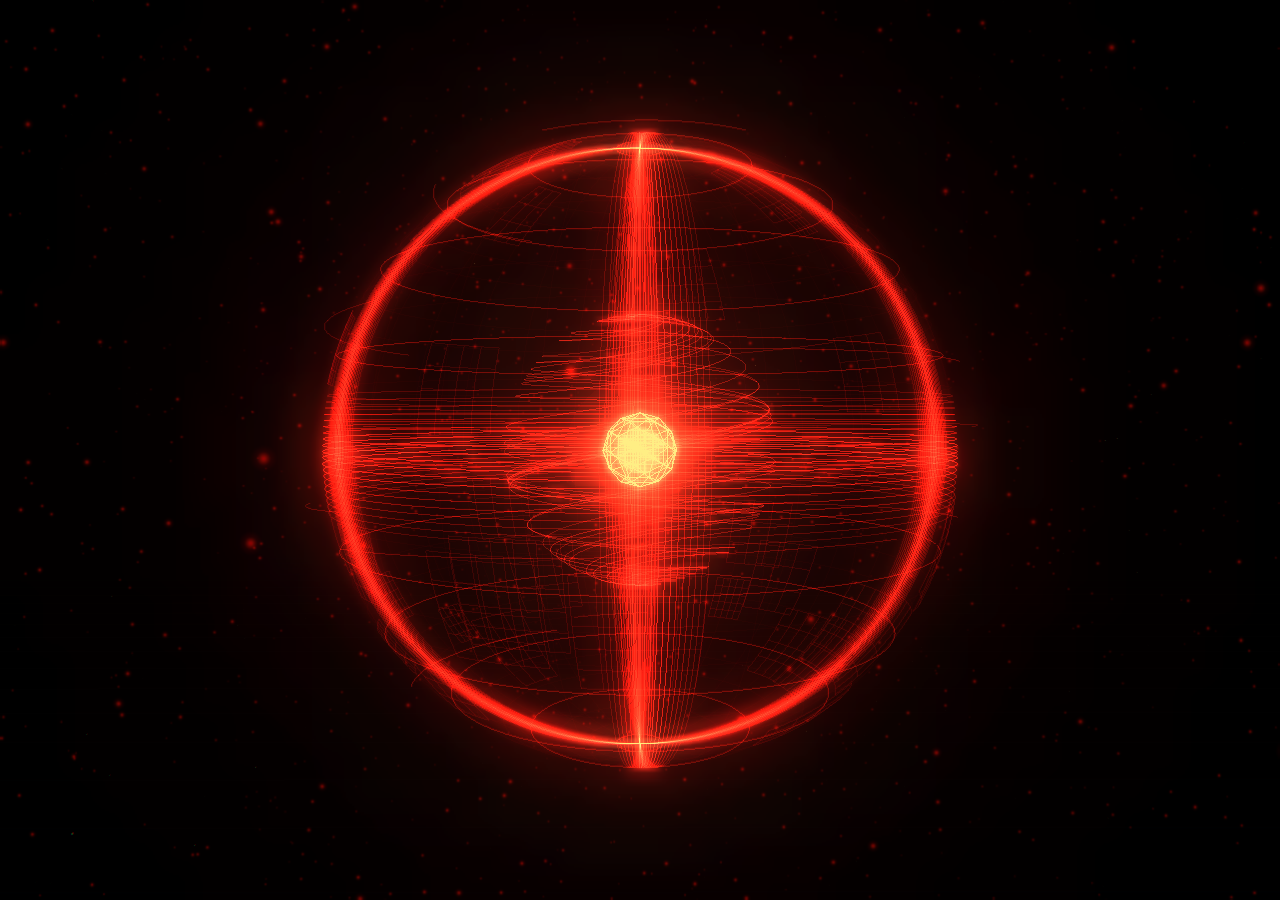
<file: assets/web_background/index.html>
<!DOCTYPE html>
<html lang="en">
<head>
  <meta charset="UTF-8">
  <meta name="viewport" content="width=device-width, initial-scale=1.0">
  <title>Karen 3D WebGL Living AI Background</title>
  <style>
    * { margin: 0; padding: 0; box-sizing: border-box; }
    html, body { width: 100%; height: 100%; overflow: hidden; background: #050505; }
    #canvas-container { width: 100%; height: 100%; position: absolute; inset: 0; }
  </style>

  <!-- Local Offline Three.js UMD Scripts -->
  <script src="three.min.js">
        // Added for setup wizard boot sequence
        window.accelerateReactor = function() {
            // Speed up the rotation drastically for the boot sequence
            if (window.controls) {
                window.controls.autoRotateSpeed = 25.0;
            }
        };
    

        // Cinematic Reactor Controls for Setup Wizard
        window.triggerPulse = function() {
            if (!window.glowMaterial) return;
            let originalIntensity = window.glowMaterial.uniforms.c.value;
            let originalScale = window.glowMesh ? window.glowMesh.scale.x : 1;
            
            let t = 0;
            let pulseInterval = setInterval(() => {
                t += 0.1;
                if (t <= 1) {
                    window.glowMaterial.uniforms.c.value = originalIntensity + (t * 0.5);
                    if (window.glowMesh) window.glowMesh.scale.setScalar(originalScale + (t * 0.2));
                } else if (t <= 2) {
                    let dt = t - 1;
                    window.glowMaterial.uniforms.c.value = originalIntensity + 0.5 - (dt * 0.5);
                    if (window.glowMesh) window.glowMesh.scale.setScalar(originalScale + 0.2 - (dt * 0.2));
                } else {
                    clearInterval(pulseInterval);
                    window.glowMaterial.uniforms.c.value = originalIntensity;
                    if (window.glowMesh) window.glowMesh.scale.setScalar(originalScale);
                }
            }, 16);
        };
        
        window.losePower = function() {
            if (!window.glowMaterial) return;
            let originalIntensity = window.glowMaterial.uniforms.c.value;
            window.glowMaterial.uniforms.c.value = 0.1;
            if (window.controls) window.controls.autoRotateSpeed = 0.5;
            
            setTimeout(() => {
                let t = 0;
                let recoverInterval = setInterval(() => {
                    t += 0.05;
                    if (t <= 1) {
                        window.glowMaterial.uniforms.c.value = 0.1 + (t * (originalIntensity - 0.1));
                        if (window.controls) window.controls.autoRotateSpeed = 0.5 + (t * 1.5);
                    } else {
                        clearInterval(recoverInterval);
                        window.glowMaterial.uniforms.c.value = originalIntensity;
                        if (window.controls) window.controls.autoRotateSpeed = 2.0;
                    }
                }, 16);
            }, 1000);
        };
        
        window.setReactorSpeed = function(speed) {
            if (window.controls) {
                window.controls.autoRotateSpeed = speed;
            }
        };
        
        window.dissolveReactor = function() {
            if (window.glowMaterial) window.glowMaterial.uniforms.c.value = 3.0;
            setTimeout(() => {
                if (window.glowMaterial) window.glowMaterial.uniforms.c.value = 1.0;
                window.setReactorSpeed(2.0);
            }, 500);
        };

</script>
  <script src="OrbitControls.js">
        // Added for setup wizard boot sequence
        window.accelerateReactor = function() {
            // Speed up the rotation drastically for the boot sequence
            if (window.controls) {
                window.controls.autoRotateSpeed = 25.0;
            }
        };
    

        // Cinematic Reactor Controls for Setup Wizard
        window.triggerPulse = function() {
            if (!window.glowMaterial) return;
            let originalIntensity = window.glowMaterial.uniforms.c.value;
            let originalScale = window.glowMesh ? window.glowMesh.scale.x : 1;
            
            let t = 0;
            let pulseInterval = setInterval(() => {
                t += 0.1;
                if (t <= 1) {
                    window.glowMaterial.uniforms.c.value = originalIntensity + (t * 0.5);
                    if (window.glowMesh) window.glowMesh.scale.setScalar(originalScale + (t * 0.2));
                } else if (t <= 2) {
                    let dt = t - 1;
                    window.glowMaterial.uniforms.c.value = originalIntensity + 0.5 - (dt * 0.5);
                    if (window.glowMesh) window.glowMesh.scale.setScalar(originalScale + 0.2 - (dt * 0.2));
                } else {
                    clearInterval(pulseInterval);
                    window.glowMaterial.uniforms.c.value = originalIntensity;
                    if (window.glowMesh) window.glowMesh.scale.setScalar(originalScale);
                }
            }, 16);
        };
        
        window.losePower = function() {
            if (!window.glowMaterial) return;
            let originalIntensity = window.glowMaterial.uniforms.c.value;
            window.glowMaterial.uniforms.c.value = 0.1;
            if (window.controls) window.controls.autoRotateSpeed = 0.5;
            
            setTimeout(() => {
                let t = 0;
                let recoverInterval = setInterval(() => {
                    t += 0.05;
                    if (t <= 1) {
                        window.glowMaterial.uniforms.c.value = 0.1 + (t * (originalIntensity - 0.1));
                        if (window.controls) window.controls.autoRotateSpeed = 0.5 + (t * 1.5);
                    } else {
                        clearInterval(recoverInterval);
                        window.glowMaterial.uniforms.c.value = originalIntensity;
                        if (window.controls) window.controls.autoRotateSpeed = 2.0;
                    }
                }, 16);
            }, 1000);
        };
        
        window.setReactorSpeed = function(speed) {
            if (window.controls) {
                window.controls.autoRotateSpeed = speed;
            }
        };
        
        window.dissolveReactor = function() {
            if (window.glowMaterial) window.glowMaterial.uniforms.c.value = 3.0;
            setTimeout(() => {
                if (window.glowMaterial) window.glowMaterial.uniforms.c.value = 1.0;
                window.setReactorSpeed(2.0);
            }, 500);
        };

</script>
  <script src="CopyShader.js">
        // Added for setup wizard boot sequence
        window.accelerateReactor = function() {
            // Speed up the rotation drastically for the boot sequence
            if (window.controls) {
                window.controls.autoRotateSpeed = 25.0;
            }
        };
    

        // Cinematic Reactor Controls for Setup Wizard
        window.triggerPulse = function() {
            if (!window.glowMaterial) return;
            let originalIntensity = window.glowMaterial.uniforms.c.value;
            let originalScale = window.glowMesh ? window.glowMesh.scale.x : 1;
            
            let t = 0;
            let pulseInterval = setInterval(() => {
                t += 0.1;
                if (t <= 1) {
                    window.glowMaterial.uniforms.c.value = originalIntensity + (t * 0.5);
                    if (window.glowMesh) window.glowMesh.scale.setScalar(originalScale + (t * 0.2));
                } else if (t <= 2) {
                    let dt = t - 1;
                    window.glowMaterial.uniforms.c.value = originalIntensity + 0.5 - (dt * 0.5);
                    if (window.glowMesh) window.glowMesh.scale.setScalar(originalScale + 0.2 - (dt * 0.2));
                } else {
                    clearInterval(pulseInterval);
                    window.glowMaterial.uniforms.c.value = originalIntensity;
                    if (window.glowMesh) window.glowMesh.scale.setScalar(originalScale);
                }
            }, 16);
        };
        
        window.losePower = function() {
            if (!window.glowMaterial) return;
            let originalIntensity = window.glowMaterial.uniforms.c.value;
            window.glowMaterial.uniforms.c.value = 0.1;
            if (window.controls) window.controls.autoRotateSpeed = 0.5;
            
            setTimeout(() => {
                let t = 0;
                let recoverInterval = setInterval(() => {
                    t += 0.05;
                    if (t <= 1) {
                        window.glowMaterial.uniforms.c.value = 0.1 + (t * (originalIntensity - 0.1));
                        if (window.controls) window.controls.autoRotateSpeed = 0.5 + (t * 1.5);
                    } else {
                        clearInterval(recoverInterval);
                        window.glowMaterial.uniforms.c.value = originalIntensity;
                        if (window.controls) window.controls.autoRotateSpeed = 2.0;
                    }
                }, 16);
            }, 1000);
        };
        
        window.setReactorSpeed = function(speed) {
            if (window.controls) {
                window.controls.autoRotateSpeed = speed;
            }
        };
        
        window.dissolveReactor = function() {
            if (window.glowMaterial) window.glowMaterial.uniforms.c.value = 3.0;
            setTimeout(() => {
                if (window.glowMaterial) window.glowMaterial.uniforms.c.value = 1.0;
                window.setReactorSpeed(2.0);
            }, 500);
        };

</script>
  <script src="LuminosityHighPassShader.js">
        // Added for setup wizard boot sequence
        window.accelerateReactor = function() {
            // Speed up the rotation drastically for the boot sequence
            if (window.controls) {
                window.controls.autoRotateSpeed = 25.0;
            }
        };
    

        // Cinematic Reactor Controls for Setup Wizard
        window.triggerPulse = function() {
            if (!window.glowMaterial) return;
            let originalIntensity = window.glowMaterial.uniforms.c.value;
            let originalScale = window.glowMesh ? window.glowMesh.scale.x : 1;
            
            let t = 0;
            let pulseInterval = setInterval(() => {
                t += 0.1;
                if (t <= 1) {
                    window.glowMaterial.uniforms.c.value = originalIntensity + (t * 0.5);
                    if (window.glowMesh) window.glowMesh.scale.setScalar(originalScale + (t * 0.2));
                } else if (t <= 2) {
                    let dt = t - 1;
                    window.glowMaterial.uniforms.c.value = originalIntensity + 0.5 - (dt * 0.5);
                    if (window.glowMesh) window.glowMesh.scale.setScalar(originalScale + 0.2 - (dt * 0.2));
                } else {
                    clearInterval(pulseInterval);
                    window.glowMaterial.uniforms.c.value = originalIntensity;
                    if (window.glowMesh) window.glowMesh.scale.setScalar(originalScale);
                }
            }, 16);
        };
        
        window.losePower = function() {
            if (!window.glowMaterial) return;
            let originalIntensity = window.glowMaterial.uniforms.c.value;
            window.glowMaterial.uniforms.c.value = 0.1;
            if (window.controls) window.controls.autoRotateSpeed = 0.5;
            
            setTimeout(() => {
                let t = 0;
                let recoverInterval = setInterval(() => {
                    t += 0.05;
                    if (t <= 1) {
                        window.glowMaterial.uniforms.c.value = 0.1 + (t * (originalIntensity - 0.1));
                        if (window.controls) window.controls.autoRotateSpeed = 0.5 + (t * 1.5);
                    } else {
                        clearInterval(recoverInterval);
                        window.glowMaterial.uniforms.c.value = originalIntensity;
                        if (window.controls) window.controls.autoRotateSpeed = 2.0;
                    }
                }, 16);
            }, 1000);
        };
        
        window.setReactorSpeed = function(speed) {
            if (window.controls) {
                window.controls.autoRotateSpeed = speed;
            }
        };
        
        window.dissolveReactor = function() {
            if (window.glowMaterial) window.glowMaterial.uniforms.c.value = 3.0;
            setTimeout(() => {
                if (window.glowMaterial) window.glowMaterial.uniforms.c.value = 1.0;
                window.setReactorSpeed(2.0);
            }, 500);
        };

</script>
  <script src="EffectComposer.js">
        // Added for setup wizard boot sequence
        window.accelerateReactor = function() {
            // Speed up the rotation drastically for the boot sequence
            if (window.controls) {
                window.controls.autoRotateSpeed = 25.0;
            }
        };
    

        // Cinematic Reactor Controls for Setup Wizard
        window.triggerPulse = function() {
            if (!window.glowMaterial) return;
            let originalIntensity = window.glowMaterial.uniforms.c.value;
            let originalScale = window.glowMesh ? window.glowMesh.scale.x : 1;
            
            let t = 0;
            let pulseInterval = setInterval(() => {
                t += 0.1;
                if (t <= 1) {
                    window.glowMaterial.uniforms.c.value = originalIntensity + (t * 0.5);
                    if (window.glowMesh) window.glowMesh.scale.setScalar(originalScale + (t * 0.2));
                } else if (t <= 2) {
                    let dt = t - 1;
                    window.glowMaterial.uniforms.c.value = originalIntensity + 0.5 - (dt * 0.5);
                    if (window.glowMesh) window.glowMesh.scale.setScalar(originalScale + 0.2 - (dt * 0.2));
                } else {
                    clearInterval(pulseInterval);
                    window.glowMaterial.uniforms.c.value = originalIntensity;
                    if (window.glowMesh) window.glowMesh.scale.setScalar(originalScale);
                }
            }, 16);
        };
        
        window.losePower = function() {
            if (!window.glowMaterial) return;
            let originalIntensity = window.glowMaterial.uniforms.c.value;
            window.glowMaterial.uniforms.c.value = 0.1;
            if (window.controls) window.controls.autoRotateSpeed = 0.5;
            
            setTimeout(() => {
                let t = 0;
                let recoverInterval = setInterval(() => {
                    t += 0.05;
                    if (t <= 1) {
                        window.glowMaterial.uniforms.c.value = 0.1 + (t * (originalIntensity - 0.1));
                        if (window.controls) window.controls.autoRotateSpeed = 0.5 + (t * 1.5);
                    } else {
                        clearInterval(recoverInterval);
                        window.glowMaterial.uniforms.c.value = originalIntensity;
                        if (window.controls) window.controls.autoRotateSpeed = 2.0;
                    }
                }, 16);
            }, 1000);
        };
        
        window.setReactorSpeed = function(speed) {
            if (window.controls) {
                window.controls.autoRotateSpeed = speed;
            }
        };
        
        window.dissolveReactor = function() {
            if (window.glowMaterial) window.glowMaterial.uniforms.c.value = 3.0;
            setTimeout(() => {
                if (window.glowMaterial) window.glowMaterial.uniforms.c.value = 1.0;
                window.setReactorSpeed(2.0);
            }, 500);
        };

</script>
  <script src="RenderPass.js">
        // Added for setup wizard boot sequence
        window.accelerateReactor = function() {
            // Speed up the rotation drastically for the boot sequence
            if (window.controls) {
                window.controls.autoRotateSpeed = 25.0;
            }
        };
    

        // Cinematic Reactor Controls for Setup Wizard
        window.triggerPulse = function() {
            if (!window.glowMaterial) return;
            let originalIntensity = window.glowMaterial.uniforms.c.value;
            let originalScale = window.glowMesh ? window.glowMesh.scale.x : 1;
            
            let t = 0;
            let pulseInterval = setInterval(() => {
                t += 0.1;
                if (t <= 1) {
                    window.glowMaterial.uniforms.c.value = originalIntensity + (t * 0.5);
                    if (window.glowMesh) window.glowMesh.scale.setScalar(originalScale + (t * 0.2));
                } else if (t <= 2) {
                    let dt = t - 1;
                    window.glowMaterial.uniforms.c.value = originalIntensity + 0.5 - (dt * 0.5);
                    if (window.glowMesh) window.glowMesh.scale.setScalar(originalScale + 0.2 - (dt * 0.2));
                } else {
                    clearInterval(pulseInterval);
                    window.glowMaterial.uniforms.c.value = originalIntensity;
                    if (window.glowMesh) window.glowMesh.scale.setScalar(originalScale);
                }
            }, 16);
        };
        
        window.losePower = function() {
            if (!window.glowMaterial) return;
            let originalIntensity = window.glowMaterial.uniforms.c.value;
            window.glowMaterial.uniforms.c.value = 0.1;
            if (window.controls) window.controls.autoRotateSpeed = 0.5;
            
            setTimeout(() => {
                let t = 0;
                let recoverInterval = setInterval(() => {
                    t += 0.05;
                    if (t <= 1) {
                        window.glowMaterial.uniforms.c.value = 0.1 + (t * (originalIntensity - 0.1));
                        if (window.controls) window.controls.autoRotateSpeed = 0.5 + (t * 1.5);
                    } else {
                        clearInterval(recoverInterval);
                        window.glowMaterial.uniforms.c.value = originalIntensity;
                        if (window.controls) window.controls.autoRotateSpeed = 2.0;
                    }
                }, 16);
            }, 1000);
        };
        
        window.setReactorSpeed = function(speed) {
            if (window.controls) {
                window.controls.autoRotateSpeed = speed;
            }
        };
        
        window.dissolveReactor = function() {
            if (window.glowMaterial) window.glowMaterial.uniforms.c.value = 3.0;
            setTimeout(() => {
                if (window.glowMaterial) window.glowMaterial.uniforms.c.value = 1.0;
                window.setReactorSpeed(2.0);
            }, 500);
        };

</script>
  <script src="ShaderPass.js">
        // Added for setup wizard boot sequence
        window.accelerateReactor = function() {
            // Speed up the rotation drastically for the boot sequence
            if (window.controls) {
                window.controls.autoRotateSpeed = 25.0;
            }
        };
    

        // Cinematic Reactor Controls for Setup Wizard
        window.triggerPulse = function() {
            if (!window.glowMaterial) return;
            let originalIntensity = window.glowMaterial.uniforms.c.value;
            let originalScale = window.glowMesh ? window.glowMesh.scale.x : 1;
            
            let t = 0;
            let pulseInterval = setInterval(() => {
                t += 0.1;
                if (t <= 1) {
                    window.glowMaterial.uniforms.c.value = originalIntensity + (t * 0.5);
                    if (window.glowMesh) window.glowMesh.scale.setScalar(originalScale + (t * 0.2));
                } else if (t <= 2) {
                    let dt = t - 1;
                    window.glowMaterial.uniforms.c.value = originalIntensity + 0.5 - (dt * 0.5);
                    if (window.glowMesh) window.glowMesh.scale.setScalar(originalScale + 0.2 - (dt * 0.2));
                } else {
                    clearInterval(pulseInterval);
                    window.glowMaterial.uniforms.c.value = originalIntensity;
                    if (window.glowMesh) window.glowMesh.scale.setScalar(originalScale);
                }
            }, 16);
        };
        
        window.losePower = function() {
            if (!window.glowMaterial) return;
            let originalIntensity = window.glowMaterial.uniforms.c.value;
            window.glowMaterial.uniforms.c.value = 0.1;
            if (window.controls) window.controls.autoRotateSpeed = 0.5;
            
            setTimeout(() => {
                let t = 0;
                let recoverInterval = setInterval(() => {
                    t += 0.05;
                    if (t <= 1) {
                        window.glowMaterial.uniforms.c.value = 0.1 + (t * (originalIntensity - 0.1));
                        if (window.controls) window.controls.autoRotateSpeed = 0.5 + (t * 1.5);
                    } else {
                        clearInterval(recoverInterval);
                        window.glowMaterial.uniforms.c.value = originalIntensity;
                        if (window.controls) window.controls.autoRotateSpeed = 2.0;
                    }
                }, 16);
            }, 1000);
        };
        
        window.setReactorSpeed = function(speed) {
            if (window.controls) {
                window.controls.autoRotateSpeed = speed;
            }
        };
        
        window.dissolveReactor = function() {
            if (window.glowMaterial) window.glowMaterial.uniforms.c.value = 3.0;
            setTimeout(() => {
                if (window.glowMaterial) window.glowMaterial.uniforms.c.value = 1.0;
                window.setReactorSpeed(2.0);
            }, 500);
        };

</script>
  <script src="UnrealBloomPass.js">
        // Added for setup wizard boot sequence
        window.accelerateReactor = function() {
            // Speed up the rotation drastically for the boot sequence
            if (window.controls) {
                window.controls.autoRotateSpeed = 25.0;
            }
        };
    

        // Cinematic Reactor Controls for Setup Wizard
        window.triggerPulse = function() {
            if (!window.glowMaterial) return;
            let originalIntensity = window.glowMaterial.uniforms.c.value;
            let originalScale = window.glowMesh ? window.glowMesh.scale.x : 1;
            
            let t = 0;
            let pulseInterval = setInterval(() => {
                t += 0.1;
                if (t <= 1) {
                    window.glowMaterial.uniforms.c.value = originalIntensity + (t * 0.5);
                    if (window.glowMesh) window.glowMesh.scale.setScalar(originalScale + (t * 0.2));
                } else if (t <= 2) {
                    let dt = t - 1;
                    window.glowMaterial.uniforms.c.value = originalIntensity + 0.5 - (dt * 0.5);
                    if (window.glowMesh) window.glowMesh.scale.setScalar(originalScale + 0.2 - (dt * 0.2));
                } else {
                    clearInterval(pulseInterval);
                    window.glowMaterial.uniforms.c.value = originalIntensity;
                    if (window.glowMesh) window.glowMesh.scale.setScalar(originalScale);
                }
            }, 16);
        };
        
        window.losePower = function() {
            if (!window.glowMaterial) return;
            let originalIntensity = window.glowMaterial.uniforms.c.value;
            window.glowMaterial.uniforms.c.value = 0.1;
            if (window.controls) window.controls.autoRotateSpeed = 0.5;
            
            setTimeout(() => {
                let t = 0;
                let recoverInterval = setInterval(() => {
                    t += 0.05;
                    if (t <= 1) {
                        window.glowMaterial.uniforms.c.value = 0.1 + (t * (originalIntensity - 0.1));
                        if (window.controls) window.controls.autoRotateSpeed = 0.5 + (t * 1.5);
                    } else {
                        clearInterval(recoverInterval);
                        window.glowMaterial.uniforms.c.value = originalIntensity;
                        if (window.controls) window.controls.autoRotateSpeed = 2.0;
                    }
                }, 16);
            }, 1000);
        };
        
        window.setReactorSpeed = function(speed) {
            if (window.controls) {
                window.controls.autoRotateSpeed = speed;
            }
        };
        
        window.dissolveReactor = function() {
            if (window.glowMaterial) window.glowMaterial.uniforms.c.value = 3.0;
            setTimeout(() => {
                if (window.glowMaterial) window.glowMaterial.uniforms.c.value = 1.0;
                window.setReactorSpeed(2.0);
            }, 500);
        };

</script>
</head>
<body>
  <div id="canvas-container"></div>

  <script>
    const container = document.getElementById("canvas-container");
    const width = Math.max(1, container.clientWidth || window.innerWidth);
    const height = Math.max(1, container.clientHeight || window.innerHeight);

    // ——— SCENE & CAMERA ———
    const scene = new THREE.Scene();
    scene.fog = new THREE.FogExp2(0x050505, 0.05);

    const camera = new THREE.PerspectiveCamera(55, width / height, 0.1, 500);
    camera.position.set(0, 0, 10.0);

    const renderer = new THREE.WebGLRenderer({ antialias: true, alpha: false });
    renderer.setSize(width, height);
    renderer.setPixelRatio(Math.min(window.devicePixelRatio, 2));
    renderer.toneMapping = THREE.ACESFilmicToneMapping;
    renderer.toneMappingExposure = 0.9;
    container.appendChild(renderer.domElement);

    // ——— POST PROCESSING ———
    const composer = new THREE.EffectComposer(renderer);
    composer.addPass(new THREE.RenderPass(scene, camera));

    const bloom = new THREE.UnrealBloomPass(
      new THREE.Vector2(width, height),
      2.6, // strength
      0.65, // radius
      0.15  // threshold
    );
    composer.addPass(bloom);

    const chromaticShader = {
      uniforms: {
        tDiffuse: { value: null },
        uTime: { value: 0 },
        uIntensity: { value: 0.003 }
      },
      vertexShader: `
        varying vec2 vUv;
        void main() {
          vUv = uv;
          gl_Position = projectionMatrix * modelViewMatrix * vec4(position, 1.0);
        }
      `,
      fragmentShader: `
        uniform sampler2D tDiffuse;
        uniform float uTime;
        uniform float uIntensity;
        varying vec2 vUv;
        void main() {
          vec2 dir = vUv - vec2(0.5);
          float d = length(dir);
          float offset = uIntensity * d;
          float flicker = 1.0 + 0.02 * sin(uTime * 30.0) * sin(uTime * 7.3);
          vec4 cr = texture2D(tDiffuse, vUv + dir * offset);
          vec4 cg = texture2D(tDiffuse, vUv);
          vec4 cb = texture2D(tDiffuse, vUv - dir * offset * 0.5);
          gl_FragColor = vec4(cr.r, cg.g * 1.05, cb.b * 0.6, 1.0) * flicker;
          gl_FragColor.rgb = mix(gl_FragColor.rgb, gl_FragColor.rgb * vec3(1.35, 0.55, 0.45), 0.25);
        }
      `
    };
    const chromaticPass = new THREE.ShaderPass(chromaticShader);
    composer.addPass(chromaticPass);

    const controls = new THREE.OrbitControls(camera, renderer.domElement);
    controls.enableDamping = true;
    controls.dampingFactor = 0.04;
    controls.minDistance = 0.6;
    controls.maxDistance = 40;
    controls.zoomSpeed = 1.4;
    controls.enablePan = false;

    // ——— COLORS ———
    const C_BRIGHT = 0xe31c23;
    const C_MID    = 0xb11313;
    const C_DIM    = 0x7c0d10;
    const C_FAINT  = 0x3a0508;
    const C_HOT    = 0xff5a60;
    const C_CYAN   = 0x4f7dff;

    // ——— BACKGROUND ATMOSPHERE (STARS, FAINT GRID & DUST) ———
    const atmosphereGroup = new THREE.Group();
    scene.add(atmosphereGroup);

    // 1. Faint 3D Grid Floor & Ceiling
    const gridHelper = new THREE.GridHelper(60, 40, 0x4465c9, 0x0d1330);
    gridHelper.position.y = -4.5;
    gridHelper.material.opacity = 0.08;
    gridHelper.material.transparent = true;
    atmosphereGroup.add(gridHelper);

    // 2. Parallax Starfield
    const starCount = 1200;
    const starGeo = new THREE.BufferGeometry();
    const starPos = new Float32Array(starCount * 3);
    for (let i = 0; i < starCount; i++) {
      starPos[i * 3]     = (Math.random() - 0.5) * 80;
      starPos[i * 3 + 1] = (Math.random() - 0.5) * 80;
      starPos[i * 3 + 2] = (Math.random() - 0.5) * 80;
    }
    starGeo.setAttribute("position", new THREE.Float32BufferAttribute(starPos, 3));
    const starMat = new THREE.PointsMaterial({
      color: 0xffc2c6,
      size: 0.03,
      transparent: true,
      opacity: 0.35,
      blending: THREE.AdditiveBlending
    });
    const starPoints = new THREE.Points(starGeo, starMat);
    atmosphereGroup.add(starPoints);

    // ——— HERO ORB GROUP ———
    const orbGroup = new THREE.Group();
    scene.add(orbGroup);

    function lineMat(color, opacity = 1) {
      return new THREE.LineBasicMaterial({
        color,
        transparent: true,
        opacity,
        blending: THREE.AdditiveBlending,
        depthWrite: false
      });
    }

    function latRing(radius, lat, segs = 120) {
      const r = radius * Math.cos(lat);
      const y = radius * Math.sin(lat);
      const pts = [];
      for (let i = 0; i <= segs; i++) {
        const a = (i / segs) * Math.PI * 2;
        pts.push(new THREE.Vector3(r * Math.cos(a), y, r * Math.sin(a)));
      }
      return new THREE.BufferGeometry().setFromPoints(pts);
    }

    function meridian(radius, lon, segs = 120) {
      const pts = [];
      for (let i = 0; i <= segs; i++) {
        const lat = (i / segs) * Math.PI - Math.PI / 2;
        pts.push(
          new THREE.Vector3(
            radius * Math.cos(lat) * Math.cos(lon),
            radius * Math.sin(lat),
            radius * Math.cos(lat) * Math.sin(lon)
          )
        );
      }
      return new THREE.BufferGeometry().setFromPoints(pts);
    }

    // LAYER 1: OUTER SHELL
    const outerShell = new THREE.Group();
    const R1 = 2.0;

    for (let i = -15; i <= 15; i++) {
      const lat = (i / 15) * (Math.PI / 2) * 0.95;
      const opacity = i % 3 === 0 ? 0.5 : 0.12;
      const color = i % 3 === 0 ? C_MID : C_FAINT;
      outerShell.add(new THREE.Line(latRing(R1, lat), lineMat(color, opacity)));
    }

    for (let i = 0; i < 24; i++) {
      const lon = (i / 24) * Math.PI * 2;
      const isMajor = i % 6 === 0;
      outerShell.add(
        new THREE.Line(
          meridian(R1, lon),
          lineMat(isMajor ? C_MID : C_FAINT, isMajor ? 0.6 : 0.1)
        )
      );
    }

    const CROSS_LINES = 18;
    const CROSS_SPREAD = 0.25;
    for (let i = 0; i < 4; i++) {
      const lon = (i / 4) * Math.PI * 2;
      for (let j = 0; j < CROSS_LINES; j++) {
        const t = (j / (CROSS_LINES - 1)) * 2 - 1;
        const offset = (t * CROSS_SPREAD) / 2;
        const falloff = 1 - Math.abs(t) * 0.7;
        const opacity = 0.85 * falloff;
        const color = Math.abs(t) < 0.3 ? C_BRIGHT : C_MID;
        outerShell.add(
          new THREE.Line(meridian(R1, lon + offset, 200), lineMat(color, opacity))
        );
      }
    }

    const EQ_LINES = 20;
    const EQ_SPREAD = 0.35;
    for (let j = 0; j < EQ_LINES; j++) {
      const t = (j / (EQ_LINES - 1)) * 2 - 1;
      const offset = (t * EQ_SPREAD) / 2;
      const falloff = 1 - Math.abs(t) * 0.65;
      const opacity = 0.8 * falloff;
      const color = Math.abs(t) < 0.3 ? C_BRIGHT : C_MID;
      outerShell.add(
        new THREE.Line(latRing(R1, offset, 200), lineMat(color, opacity))
      );
    }
    orbGroup.add(outerShell);

    // LAYER 2: GRID PANELS
    const panelGroup = new THREE.Group();
    function createSpherePanel(latCenter, lonCenter, latSpan, lonSpan, radius, divisions = 4) {
      const group = new THREE.Group();
      const mat = lineMat(C_DIM, 0.25);
      for (let i = 0; i <= divisions; i++) {
        const lat = latCenter - latSpan / 2 + (i / divisions) * latSpan;
        const pts = [];
        for (let j = 0; j <= divisions * 4; j++) {
          const lon = lonCenter - lonSpan / 2 + (j / (divisions * 4)) * lonSpan;
          pts.push(
            new THREE.Vector3(
              radius * Math.cos(lat) * Math.cos(lon),
              radius * Math.sin(lat),
              radius * Math.cos(lat) * Math.sin(lon)
            )
          );
        }
        group.add(new THREE.Line(new THREE.BufferGeometry().setFromPoints(pts), mat));
      }
      for (let j = 0; j <= divisions; j++) {
        const lon = lonCenter - lonSpan / 2 + (j / divisions) * lonSpan;
        const pts = [];
        for (let i = 0; i <= divisions * 4; i++) {
          const lat = latCenter - latSpan / 2 + (i / (divisions * 4)) * latSpan;
          pts.push(
            new THREE.Vector3(
              radius * Math.cos(lat) * Math.cos(lon),
              radius * Math.sin(lat),
              radius * Math.cos(lat) * Math.sin(lon)
            )
          );
        }
        group.add(new THREE.Line(new THREE.BufferGeometry().setFromPoints(pts), mat));
      }
      return group;
    }

    for (let i = 0; i < 30; i++) {
      const lat = (Math.random() - 0.5) * Math.PI * 0.8;
      const lon = Math.random() * Math.PI * 2;
      const size = 0.15 + Math.random() * 0.25;
      const panel = createSpherePanel(lat, lon, size, size, R1 + 0.01, 3 + Math.floor(Math.random() * 3));
      panelGroup.add(panel);
    }
    orbGroup.add(panelGroup);

    // LAYER 3: SECONDARY SHELL
    const shell2 = new THREE.Group();
    const R2 = 2.12;

    for (let i = 0; i < 16; i++) {
      const lat = (Math.random() - 0.5) * Math.PI * 0.85;
      const startLon = Math.random() * Math.PI * 2;
      const arcLen = 0.3 + Math.random() * 1.2;
      const pts = [];
      const segs = 60;
      const r = R2 * Math.cos(lat);
      const y = R2 * Math.sin(lat);
      for (let j = 0; j <= segs; j++) {
        const a = startLon + (j / segs) * arcLen;
        pts.push(new THREE.Vector3(r * Math.cos(a), y, r * Math.sin(a)));
      }
      shell2.add(
        new THREE.Line(
          new THREE.BufferGeometry().setFromPoints(pts),
          lineMat(C_MID, 0.2 + Math.random() * 0.3)
        )
      );
    }
    orbGroup.add(shell2);

    // LAYER 4: INNER CORE
    const innerCore = new THREE.Group();
    const R3 = 0.9;

    for (let s = 0; s < 8; s++) {
      const pts = [];
      const turns = 3 + Math.random() * 2;
      const segs = 300;
      const phase = (s / 8) * Math.PI * 2;
      for (let i = 0; i <= segs; i++) {
        const t = i / segs;
        const lat = t * Math.PI - Math.PI / 2;
        const lon = t * turns * Math.PI * 2 + phase;
        pts.push(
          new THREE.Vector3(
            R3 * Math.cos(lat) * Math.cos(lon),
            R3 * Math.sin(lat),
            R3 * Math.cos(lat) * Math.sin(lon)
          )
        );
      }
      innerCore.add(
        new THREE.Line(
          new THREE.BufferGeometry().setFromPoints(pts),
          lineMat(C_BRIGHT, 0.3 + Math.random() * 0.2)
        )
      );
    }
    orbGroup.add(innerCore);

    // LAYER 5: INNERMOST CORE & ELECTRIC ARCS
    const coreR = 0.25;
    const icoGeo = new THREE.IcosahedronGeometry(coreR, 1);
    const icoEdges = new THREE.EdgesGeometry(icoGeo);
    const icoWireMat = lineMat(C_HOT, 0.9);
    const icoWire = new THREE.LineSegments(icoEdges, icoWireMat);
    orbGroup.add(icoWire);

    const coreSphereMat = new THREE.MeshBasicMaterial({
      color: C_HOT,
      transparent: true,
      opacity: 0.15,
      blending: THREE.AdditiveBlending
    });
    const coreSphere = new THREE.Mesh(new THREE.SphereGeometry(0.15, 16, 16), coreSphereMat);
    orbGroup.add(coreSphere);

    const glowSphereMat = new THREE.MeshBasicMaterial({
      color: C_MID,
      transparent: true,
      opacity: 0.04,
      blending: THREE.AdditiveBlending
    });
    const glowSphere = new THREE.Mesh(new THREE.SphereGeometry(0.5, 16, 16), glowSphereMat);
    orbGroup.add(glowSphere);

    // Electric Arcs Group
    const electricArcsGroup = new THREE.Group();
    const arcMat = lineMat(C_CYAN, 0.85);
    for (let a = 0; a < 6; a++) {
      const arcPts = [];
      for (let p = 0; p <= 12; p++) {
        arcPts.push(new THREE.Vector3((Math.random() - 0.5) * 1.8, (Math.random() - 0.5) * 1.8, (Math.random() - 0.5) * 1.8));
      }
      const arcLine = new THREE.Line(new THREE.BufferGeometry().setFromPoints(arcPts), arcMat);
      electricArcsGroup.add(arcLine);
    }
    electricArcsGroup.visible = false;
    orbGroup.add(electricArcsGroup);

    // DUST PARTICLES
    const dustCount = 4500;
    const dustPos = new Float32Array(dustCount * 3);
    for (let i = 0; i < dustCount; i++) {
      const rr = 0.5 + Math.pow(Math.random(), 0.6) * 10;
      const theta = Math.random() * Math.PI * 2;
      const phi = Math.acos(2 * Math.random() - 1);
      dustPos[i * 3]     = rr * Math.sin(phi) * Math.cos(theta);
      dustPos[i * 3 + 1] = rr * Math.cos(phi);
      dustPos[i * 3 + 2] = rr * Math.sin(phi) * Math.sin(theta);
    }
    const dustGeo = new THREE.BufferGeometry();
    dustGeo.setAttribute("position", new THREE.Float32BufferAttribute(dustPos, 3));

    const dotC = document.createElement("canvas");
    dotC.width = dotC.height = 64;
    const dCtx = dotC.getContext("2d");
    const g = dCtx.createRadialGradient(32, 32, 0, 32, 32, 32);
    g.addColorStop(0, "rgba(227,28,35,1)");
    g.addColorStop(0.2, "rgba(255,120,20,0.6)");
    g.addColorStop(0.5, "rgba(200,80,0,0.15)");
    g.addColorStop(1, "rgba(100,40,0,0)");
    dCtx.fillStyle = g;
    dCtx.fillRect(0, 0, 64, 64);

    const dustMat = new THREE.PointsMaterial({
      map: new THREE.CanvasTexture(dotC),
      size: 0.08,
      transparent: true,
      opacity: 0.65,
      blending: THREE.AdditiveBlending,
      depthWrite: false,
      sizeAttenuation: true,
      color: C_BRIGHT
    });
    const dustPoints = new THREE.Points(dustGeo, dustMat);
    orbGroup.add(dustPoints);

    // ——— REACTIVE KAREN STATE CONTROLLER ———
    let currentState = "IDLE";
    let targetScale = 1.0;
    let currentScale = 1.0;
    let rotSpeedY = 0.0015;
    let targetCameraZ = 5.8;
    let currentCameraZ = 5.8;
    let warpSpeed = 0;

    window.setBrahmaState = function(state) {
      if (!state) return;
      currentState = String(state).toUpperCase();
      console.log("Karen 3D StateChanged:", currentState);

      if (currentState === "LISTENING") {
        targetScale = 1.30;
        rotSpeedY = 0.004;
        electricArcsGroup.visible = false;
        targetCameraZ = 5.2;
      } else if (currentState === "THINKING") {
        targetScale = 1.15;
        rotSpeedY = 0.012;
        electricArcsGroup.visible = true;
        targetCameraZ = 5.8;
      } else if (currentState === "EXECUTING") {
        targetScale = 1.25;
        rotSpeedY = 0.020;
        electricArcsGroup.visible = true;
        targetCameraZ = 5.6;
      } else if (currentState === "SPEAKING") {
        targetScale = 1.40;
        rotSpeedY = 0.025;
        electricArcsGroup.visible = false;
        targetCameraZ = 4.4; // Cinematic dolly zoom in
      } else if (currentState === "CINEMATIC") {
        targetScale = 0.95;
        rotSpeedY = 0.001;
        electricArcsGroup.visible = false;
        targetCameraZ = 8.0; // Pushed back for UI space
      } else { // IDLE
        currentState = "IDLE";
        targetScale = 1.0;
        rotSpeedY = 0.0015;
        electricArcsGroup.visible = false;
        targetCameraZ = 5.8;
      }
    };

    // ANIMATION LOOP
    const clock = new THREE.Clock();

    function animate() {
      requestAnimationFrame(animate);
      const t = clock.getElapsedTime();

      // Smooth scale & camera interpolation
      currentScale += (targetScale - currentScale) * 0.05;
      orbGroup.scale.setScalar(currentScale);
      
      currentCameraZ += (targetCameraZ - currentCameraZ) * 0.03;
      camera.position.z = currentCameraZ;

      // Rotation dynamics
      outerShell.rotation.y += rotSpeedY;
      outerShell.rotation.x = Math.sin(t * 0.08) * 0.05;

      panelGroup.rotation.y += rotSpeedY * 1.2;
      panelGroup.rotation.x = Math.sin(t * 0.08 + 0.5) * 0.04;

      shell2.rotation.y -= rotSpeedY * 0.8;
      shell2.rotation.z = Math.sin(t * 0.12) * 0.03;

      innerCore.rotation.y -= rotSpeedY * 2.5;
      innerCore.rotation.z += 0.002;

      icoWire.rotation.x += rotSpeedY * 3.0;
      icoWire.rotation.y += rotSpeedY * 4.0;

      // State specific dynamic effects
      let pulseMod = 1.0;
      if (currentState === "THINKING") {
        pulseMod = 1.8;
      } else if (currentState === "SPEAKING") {
        pulseMod = 3.0;
      } else if (currentState === "LISTENING") {
        pulseMod = 1.4;
      }

      const wave1 = Math.sin(t * 1.2 * pulseMod);
      const wave3 = Math.pow(Math.max(0, Math.sin(t * 0.4 * pulseMod)), 5);
      const surge = wave3 * 1.5;

      coreSphere.scale.setScalar(1 + surge + Math.sin(t * 5 * pulseMod) * 0.05);
      coreSphereMat.opacity = Math.min(0.7, Math.max(0.1, (0.12 + wave1 * 0.06 + surge * 0.2)));
      glowSphere.scale.setScalar(1 + surge * 0.8);

      if (electricArcsGroup.visible) {
        electricArcsGroup.rotation.y += 0.03;
        electricArcsGroup.rotation.z += 0.02;
      }

      dustPoints.rotation.y += 0.0003;
      
      // Cinematic Warp Speed during speaking
      if (currentState === "SPEAKING") {
        warpSpeed += (0.8 - warpSpeed) * 0.05;
      } else {
        warpSpeed += (0 - warpSpeed) * 0.05;
      }
      atmosphereGroup.rotation.y += 0.0001;
      atmosphereGroup.position.z = (t * warpSpeed * 10) % 20;

      chromaticPass.uniforms.uTime.value = t;
      chromaticPass.uniforms.uIntensity.value = 0.003 + (warpSpeed * 0.015);
      
      controls.update();
      composer.render();
    }

    animate();

    window.addEventListener("resize", () => {
      const w = Math.max(1, window.innerWidth);
      const h = Math.max(1, window.innerHeight);
      camera.aspect = w / h;
      camera.updateProjectionMatrix();
      renderer.setSize(w, h);
      composer.setSize(w, h);
    });
  
        // Added for setup wizard boot sequence
        window.accelerateReactor = function() {
            // Speed up the rotation drastically for the boot sequence
            if (window.controls) {
                window.controls.autoRotateSpeed = 25.0;
            }
        };
    

        // Cinematic Reactor Controls for Setup Wizard
        window.triggerPulse = function() {
            if (!window.glowMaterial) return;
            let originalIntensity = window.glowMaterial.uniforms.c.value;
            let originalScale = window.glowMesh ? window.glowMesh.scale.x : 1;
            
            let t = 0;
            let pulseInterval = setInterval(() => {
                t += 0.1;
                if (t <= 1) {
                    window.glowMaterial.uniforms.c.value = originalIntensity + (t * 0.5);
                    if (window.glowMesh) window.glowMesh.scale.setScalar(originalScale + (t * 0.2));
                } else if (t <= 2) {
                    let dt = t - 1;
                    window.glowMaterial.uniforms.c.value = originalIntensity + 0.5 - (dt * 0.5);
                    if (window.glowMesh) window.glowMesh.scale.setScalar(originalScale + 0.2 - (dt * 0.2));
                } else {
                    clearInterval(pulseInterval);
                    window.glowMaterial.uniforms.c.value = originalIntensity;
                    if (window.glowMesh) window.glowMesh.scale.setScalar(originalScale);
                }
            }, 16);
        };
        
        window.losePower = function() {
            if (!window.glowMaterial) return;
            let originalIntensity = window.glowMaterial.uniforms.c.value;
            window.glowMaterial.uniforms.c.value = 0.1;
            if (window.controls) window.controls.autoRotateSpeed = 0.5;
            
            setTimeout(() => {
                let t = 0;
                let recoverInterval = setInterval(() => {
                    t += 0.05;
                    if (t <= 1) {
                        window.glowMaterial.uniforms.c.value = 0.1 + (t * (originalIntensity - 0.1));
                        if (window.controls) window.controls.autoRotateSpeed = 0.5 + (t * 1.5);
                    } else {
                        clearInterval(recoverInterval);
                        window.glowMaterial.uniforms.c.value = originalIntensity;
                        if (window.controls) window.controls.autoRotateSpeed = 2.0;
                    }
                }, 16);
            }, 1000);
        };
        
        window.setReactorSpeed = function(speed) {
            if (window.controls) {
                window.controls.autoRotateSpeed = speed;
            }
        };
        
        window.dissolveReactor = function() {
            if (window.glowMaterial) window.glowMaterial.uniforms.c.value = 3.0;
            setTimeout(() => {
                if (window.glowMaterial) window.glowMaterial.uniforms.c.value = 1.0;
                window.setReactorSpeed(2.0);
            }, 500);
        };

</script>
</body>
</html>
</file>
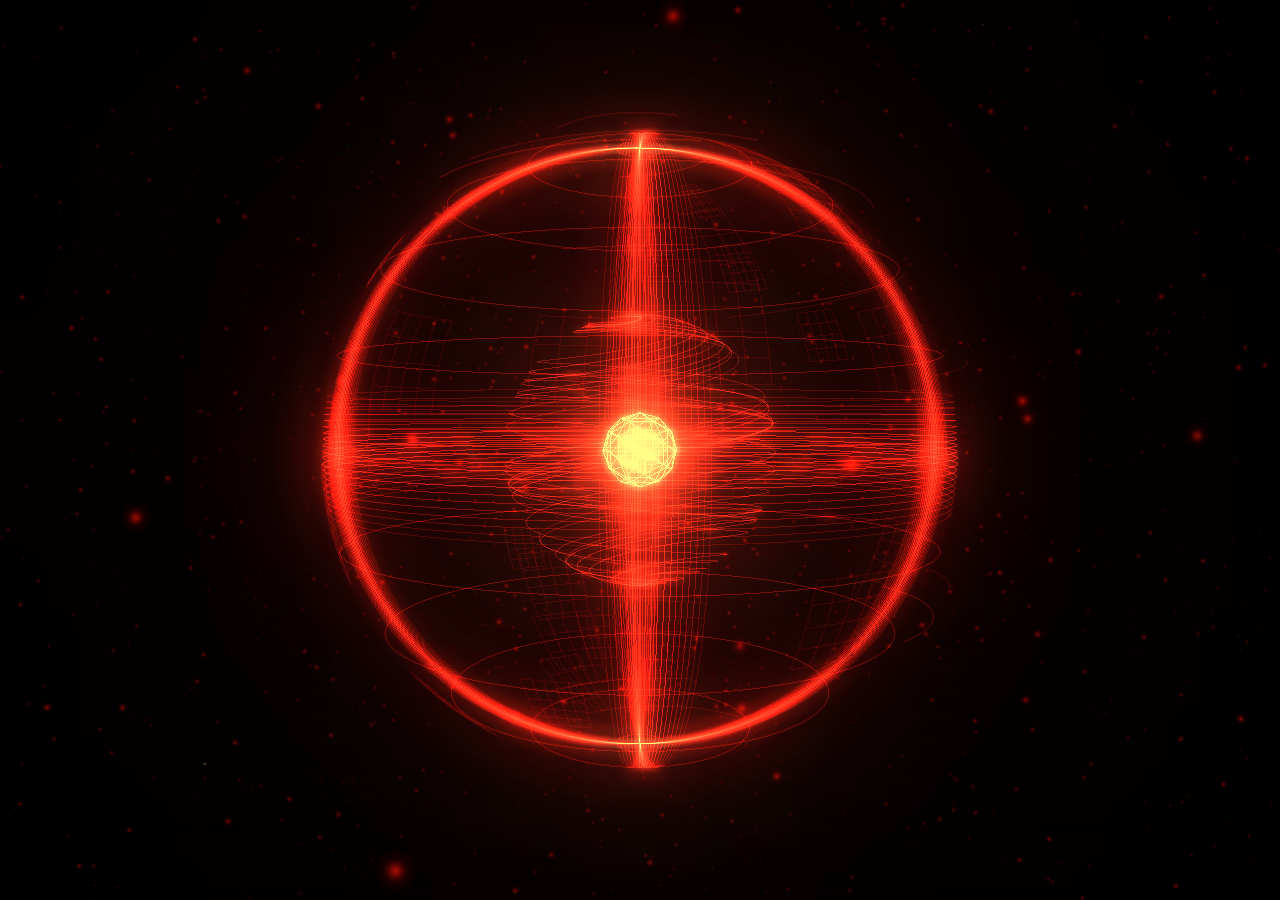
<file: brahma-connect-android/app/src/main/assets/web_background/index.html>
<!DOCTYPE html>
<html lang="en">
<head>
  <meta charset="UTF-8">
  <meta name="viewport" content="width=device-width, initial-scale=1.0">
  <title>Karen 3D WebGL Living AI Background</title>
  <style>
    * { margin: 0; padding: 0; box-sizing: border-box; }
    html, body { width: 100%; height: 100%; overflow: hidden; background: #050505; }
    #canvas-container { width: 100%; height: 100%; position: absolute; inset: 0; }
  </style>

  <!-- Local Offline Three.js UMD Scripts -->
  <script src="three.min.js">
        // Added for setup wizard boot sequence
        window.accelerateReactor = function() {
            // Speed up the rotation drastically for the boot sequence
            if (window.controls) {
                window.controls.autoRotateSpeed = 25.0;
            }
        };
    

        // Cinematic Reactor Controls for Setup Wizard
        window.triggerPulse = function() {
            if (!window.glowMaterial) return;
            let originalIntensity = window.glowMaterial.uniforms.c.value;
            let originalScale = window.glowMesh ? window.glowMesh.scale.x : 1;
            
            let t = 0;
            let pulseInterval = setInterval(() => {
                t += 0.1;
                if (t <= 1) {
                    window.glowMaterial.uniforms.c.value = originalIntensity + (t * 0.5);
                    if (window.glowMesh) window.glowMesh.scale.setScalar(originalScale + (t * 0.2));
                } else if (t <= 2) {
                    let dt = t - 1;
                    window.glowMaterial.uniforms.c.value = originalIntensity + 0.5 - (dt * 0.5);
                    if (window.glowMesh) window.glowMesh.scale.setScalar(originalScale + 0.2 - (dt * 0.2));
                } else {
                    clearInterval(pulseInterval);
                    window.glowMaterial.uniforms.c.value = originalIntensity;
                    if (window.glowMesh) window.glowMesh.scale.setScalar(originalScale);
                }
            }, 16);
        };
        
        window.losePower = function() {
            if (!window.glowMaterial) return;
            let originalIntensity = window.glowMaterial.uniforms.c.value;
            window.glowMaterial.uniforms.c.value = 0.1;
            if (window.controls) window.controls.autoRotateSpeed = 0.5;
            
            setTimeout(() => {
                let t = 0;
                let recoverInterval = setInterval(() => {
                    t += 0.05;
                    if (t <= 1) {
                        window.glowMaterial.uniforms.c.value = 0.1 + (t * (originalIntensity - 0.1));
                        if (window.controls) window.controls.autoRotateSpeed = 0.5 + (t * 1.5);
                    } else {
                        clearInterval(recoverInterval);
                        window.glowMaterial.uniforms.c.value = originalIntensity;
                        if (window.controls) window.controls.autoRotateSpeed = 2.0;
                    }
                }, 16);
            }, 1000);
        };
        
        window.setReactorSpeed = function(speed) {
            if (window.controls) {
                window.controls.autoRotateSpeed = speed;
            }
        };
        
        window.dissolveReactor = function() {
            if (window.glowMaterial) window.glowMaterial.uniforms.c.value = 3.0;
            setTimeout(() => {
                if (window.glowMaterial) window.glowMaterial.uniforms.c.value = 1.0;
                window.setReactorSpeed(2.0);
            }, 500);
        };

</script>
  <script src="OrbitControls.js">
        // Added for setup wizard boot sequence
        window.accelerateReactor = function() {
            // Speed up the rotation drastically for the boot sequence
            if (window.controls) {
                window.controls.autoRotateSpeed = 25.0;
            }
        };
    

        // Cinematic Reactor Controls for Setup Wizard
        window.triggerPulse = function() {
            if (!window.glowMaterial) return;
            let originalIntensity = window.glowMaterial.uniforms.c.value;
            let originalScale = window.glowMesh ? window.glowMesh.scale.x : 1;
            
            let t = 0;
            let pulseInterval = setInterval(() => {
                t += 0.1;
                if (t <= 1) {
                    window.glowMaterial.uniforms.c.value = originalIntensity + (t * 0.5);
                    if (window.glowMesh) window.glowMesh.scale.setScalar(originalScale + (t * 0.2));
                } else if (t <= 2) {
                    let dt = t - 1;
                    window.glowMaterial.uniforms.c.value = originalIntensity + 0.5 - (dt * 0.5);
                    if (window.glowMesh) window.glowMesh.scale.setScalar(originalScale + 0.2 - (dt * 0.2));
                } else {
                    clearInterval(pulseInterval);
                    window.glowMaterial.uniforms.c.value = originalIntensity;
                    if (window.glowMesh) window.glowMesh.scale.setScalar(originalScale);
                }
            }, 16);
        };
        
        window.losePower = function() {
            if (!window.glowMaterial) return;
            let originalIntensity = window.glowMaterial.uniforms.c.value;
            window.glowMaterial.uniforms.c.value = 0.1;
            if (window.controls) window.controls.autoRotateSpeed = 0.5;
            
            setTimeout(() => {
                let t = 0;
                let recoverInterval = setInterval(() => {
                    t += 0.05;
                    if (t <= 1) {
                        window.glowMaterial.uniforms.c.value = 0.1 + (t * (originalIntensity - 0.1));
                        if (window.controls) window.controls.autoRotateSpeed = 0.5 + (t * 1.5);
                    } else {
                        clearInterval(recoverInterval);
                        window.glowMaterial.uniforms.c.value = originalIntensity;
                        if (window.controls) window.controls.autoRotateSpeed = 2.0;
                    }
                }, 16);
            }, 1000);
        };
        
        window.setReactorSpeed = function(speed) {
            if (window.controls) {
                window.controls.autoRotateSpeed = speed;
            }
        };
        
        window.dissolveReactor = function() {
            if (window.glowMaterial) window.glowMaterial.uniforms.c.value = 3.0;
            setTimeout(() => {
                if (window.glowMaterial) window.glowMaterial.uniforms.c.value = 1.0;
                window.setReactorSpeed(2.0);
            }, 500);
        };

</script>
  <script src="CopyShader.js">
        // Added for setup wizard boot sequence
        window.accelerateReactor = function() {
            // Speed up the rotation drastically for the boot sequence
            if (window.controls) {
                window.controls.autoRotateSpeed = 25.0;
            }
        };
    

        // Cinematic Reactor Controls for Setup Wizard
        window.triggerPulse = function() {
            if (!window.glowMaterial) return;
            let originalIntensity = window.glowMaterial.uniforms.c.value;
            let originalScale = window.glowMesh ? window.glowMesh.scale.x : 1;
            
            let t = 0;
            let pulseInterval = setInterval(() => {
                t += 0.1;
                if (t <= 1) {
                    window.glowMaterial.uniforms.c.value = originalIntensity + (t * 0.5);
                    if (window.glowMesh) window.glowMesh.scale.setScalar(originalScale + (t * 0.2));
                } else if (t <= 2) {
                    let dt = t - 1;
                    window.glowMaterial.uniforms.c.value = originalIntensity + 0.5 - (dt * 0.5);
                    if (window.glowMesh) window.glowMesh.scale.setScalar(originalScale + 0.2 - (dt * 0.2));
                } else {
                    clearInterval(pulseInterval);
                    window.glowMaterial.uniforms.c.value = originalIntensity;
                    if (window.glowMesh) window.glowMesh.scale.setScalar(originalScale);
                }
            }, 16);
        };
        
        window.losePower = function() {
            if (!window.glowMaterial) return;
            let originalIntensity = window.glowMaterial.uniforms.c.value;
            window.glowMaterial.uniforms.c.value = 0.1;
            if (window.controls) window.controls.autoRotateSpeed = 0.5;
            
            setTimeout(() => {
                let t = 0;
                let recoverInterval = setInterval(() => {
                    t += 0.05;
                    if (t <= 1) {
                        window.glowMaterial.uniforms.c.value = 0.1 + (t * (originalIntensity - 0.1));
                        if (window.controls) window.controls.autoRotateSpeed = 0.5 + (t * 1.5);
                    } else {
                        clearInterval(recoverInterval);
                        window.glowMaterial.uniforms.c.value = originalIntensity;
                        if (window.controls) window.controls.autoRotateSpeed = 2.0;
                    }
                }, 16);
            }, 1000);
        };
        
        window.setReactorSpeed = function(speed) {
            if (window.controls) {
                window.controls.autoRotateSpeed = speed;
            }
        };
        
        window.dissolveReactor = function() {
            if (window.glowMaterial) window.glowMaterial.uniforms.c.value = 3.0;
            setTimeout(() => {
                if (window.glowMaterial) window.glowMaterial.uniforms.c.value = 1.0;
                window.setReactorSpeed(2.0);
            }, 500);
        };

</script>
  <script src="LuminosityHighPassShader.js">
        // Added for setup wizard boot sequence
        window.accelerateReactor = function() {
            // Speed up the rotation drastically for the boot sequence
            if (window.controls) {
                window.controls.autoRotateSpeed = 25.0;
            }
        };
    

        // Cinematic Reactor Controls for Setup Wizard
        window.triggerPulse = function() {
            if (!window.glowMaterial) return;
            let originalIntensity = window.glowMaterial.uniforms.c.value;
            let originalScale = window.glowMesh ? window.glowMesh.scale.x : 1;
            
            let t = 0;
            let pulseInterval = setInterval(() => {
                t += 0.1;
                if (t <= 1) {
                    window.glowMaterial.uniforms.c.value = originalIntensity + (t * 0.5);
                    if (window.glowMesh) window.glowMesh.scale.setScalar(originalScale + (t * 0.2));
                } else if (t <= 2) {
                    let dt = t - 1;
                    window.glowMaterial.uniforms.c.value = originalIntensity + 0.5 - (dt * 0.5);
                    if (window.glowMesh) window.glowMesh.scale.setScalar(originalScale + 0.2 - (dt * 0.2));
                } else {
                    clearInterval(pulseInterval);
                    window.glowMaterial.uniforms.c.value = originalIntensity;
                    if (window.glowMesh) window.glowMesh.scale.setScalar(originalScale);
                }
            }, 16);
        };
        
        window.losePower = function() {
            if (!window.glowMaterial) return;
            let originalIntensity = window.glowMaterial.uniforms.c.value;
            window.glowMaterial.uniforms.c.value = 0.1;
            if (window.controls) window.controls.autoRotateSpeed = 0.5;
            
            setTimeout(() => {
                let t = 0;
                let recoverInterval = setInterval(() => {
                    t += 0.05;
                    if (t <= 1) {
                        window.glowMaterial.uniforms.c.value = 0.1 + (t * (originalIntensity - 0.1));
                        if (window.controls) window.controls.autoRotateSpeed = 0.5 + (t * 1.5);
                    } else {
                        clearInterval(recoverInterval);
                        window.glowMaterial.uniforms.c.value = originalIntensity;
                        if (window.controls) window.controls.autoRotateSpeed = 2.0;
                    }
                }, 16);
            }, 1000);
        };
        
        window.setReactorSpeed = function(speed) {
            if (window.controls) {
                window.controls.autoRotateSpeed = speed;
            }
        };
        
        window.dissolveReactor = function() {
            if (window.glowMaterial) window.glowMaterial.uniforms.c.value = 3.0;
            setTimeout(() => {
                if (window.glowMaterial) window.glowMaterial.uniforms.c.value = 1.0;
                window.setReactorSpeed(2.0);
            }, 500);
        };

</script>
  <script src="EffectComposer.js">
        // Added for setup wizard boot sequence
        window.accelerateReactor = function() {
            // Speed up the rotation drastically for the boot sequence
            if (window.controls) {
                window.controls.autoRotateSpeed = 25.0;
            }
        };
    

        // Cinematic Reactor Controls for Setup Wizard
        window.triggerPulse = function() {
            if (!window.glowMaterial) return;
            let originalIntensity = window.glowMaterial.uniforms.c.value;
            let originalScale = window.glowMesh ? window.glowMesh.scale.x : 1;
            
            let t = 0;
            let pulseInterval = setInterval(() => {
                t += 0.1;
                if (t <= 1) {
                    window.glowMaterial.uniforms.c.value = originalIntensity + (t * 0.5);
                    if (window.glowMesh) window.glowMesh.scale.setScalar(originalScale + (t * 0.2));
                } else if (t <= 2) {
                    let dt = t - 1;
                    window.glowMaterial.uniforms.c.value = originalIntensity + 0.5 - (dt * 0.5);
                    if (window.glowMesh) window.glowMesh.scale.setScalar(originalScale + 0.2 - (dt * 0.2));
                } else {
                    clearInterval(pulseInterval);
                    window.glowMaterial.uniforms.c.value = originalIntensity;
                    if (window.glowMesh) window.glowMesh.scale.setScalar(originalScale);
                }
            }, 16);
        };
        
        window.losePower = function() {
            if (!window.glowMaterial) return;
            let originalIntensity = window.glowMaterial.uniforms.c.value;
            window.glowMaterial.uniforms.c.value = 0.1;
            if (window.controls) window.controls.autoRotateSpeed = 0.5;
            
            setTimeout(() => {
                let t = 0;
                let recoverInterval = setInterval(() => {
                    t += 0.05;
                    if (t <= 1) {
                        window.glowMaterial.uniforms.c.value = 0.1 + (t * (originalIntensity - 0.1));
                        if (window.controls) window.controls.autoRotateSpeed = 0.5 + (t * 1.5);
                    } else {
                        clearInterval(recoverInterval);
                        window.glowMaterial.uniforms.c.value = originalIntensity;
                        if (window.controls) window.controls.autoRotateSpeed = 2.0;
                    }
                }, 16);
            }, 1000);
        };
        
        window.setReactorSpeed = function(speed) {
            if (window.controls) {
                window.controls.autoRotateSpeed = speed;
            }
        };
        
        window.dissolveReactor = function() {
            if (window.glowMaterial) window.glowMaterial.uniforms.c.value = 3.0;
            setTimeout(() => {
                if (window.glowMaterial) window.glowMaterial.uniforms.c.value = 1.0;
                window.setReactorSpeed(2.0);
            }, 500);
        };

</script>
  <script src="RenderPass.js">
        // Added for setup wizard boot sequence
        window.accelerateReactor = function() {
            // Speed up the rotation drastically for the boot sequence
            if (window.controls) {
                window.controls.autoRotateSpeed = 25.0;
            }
        };
    

        // Cinematic Reactor Controls for Setup Wizard
        window.triggerPulse = function() {
            if (!window.glowMaterial) return;
            let originalIntensity = window.glowMaterial.uniforms.c.value;
            let originalScale = window.glowMesh ? window.glowMesh.scale.x : 1;
            
            let t = 0;
            let pulseInterval = setInterval(() => {
                t += 0.1;
                if (t <= 1) {
                    window.glowMaterial.uniforms.c.value = originalIntensity + (t * 0.5);
                    if (window.glowMesh) window.glowMesh.scale.setScalar(originalScale + (t * 0.2));
                } else if (t <= 2) {
                    let dt = t - 1;
                    window.glowMaterial.uniforms.c.value = originalIntensity + 0.5 - (dt * 0.5);
                    if (window.glowMesh) window.glowMesh.scale.setScalar(originalScale + 0.2 - (dt * 0.2));
                } else {
                    clearInterval(pulseInterval);
                    window.glowMaterial.uniforms.c.value = originalIntensity;
                    if (window.glowMesh) window.glowMesh.scale.setScalar(originalScale);
                }
            }, 16);
        };
        
        window.losePower = function() {
            if (!window.glowMaterial) return;
            let originalIntensity = window.glowMaterial.uniforms.c.value;
            window.glowMaterial.uniforms.c.value = 0.1;
            if (window.controls) window.controls.autoRotateSpeed = 0.5;
            
            setTimeout(() => {
                let t = 0;
                let recoverInterval = setInterval(() => {
                    t += 0.05;
                    if (t <= 1) {
                        window.glowMaterial.uniforms.c.value = 0.1 + (t * (originalIntensity - 0.1));
                        if (window.controls) window.controls.autoRotateSpeed = 0.5 + (t * 1.5);
                    } else {
                        clearInterval(recoverInterval);
                        window.glowMaterial.uniforms.c.value = originalIntensity;
                        if (window.controls) window.controls.autoRotateSpeed = 2.0;
                    }
                }, 16);
            }, 1000);
        };
        
        window.setReactorSpeed = function(speed) {
            if (window.controls) {
                window.controls.autoRotateSpeed = speed;
            }
        };
        
        window.dissolveReactor = function() {
            if (window.glowMaterial) window.glowMaterial.uniforms.c.value = 3.0;
            setTimeout(() => {
                if (window.glowMaterial) window.glowMaterial.uniforms.c.value = 1.0;
                window.setReactorSpeed(2.0);
            }, 500);
        };

</script>
  <script src="ShaderPass.js">
        // Added for setup wizard boot sequence
        window.accelerateReactor = function() {
            // Speed up the rotation drastically for the boot sequence
            if (window.controls) {
                window.controls.autoRotateSpeed = 25.0;
            }
        };
    

        // Cinematic Reactor Controls for Setup Wizard
        window.triggerPulse = function() {
            if (!window.glowMaterial) return;
            let originalIntensity = window.glowMaterial.uniforms.c.value;
            let originalScale = window.glowMesh ? window.glowMesh.scale.x : 1;
            
            let t = 0;
            let pulseInterval = setInterval(() => {
                t += 0.1;
                if (t <= 1) {
                    window.glowMaterial.uniforms.c.value = originalIntensity + (t * 0.5);
                    if (window.glowMesh) window.glowMesh.scale.setScalar(originalScale + (t * 0.2));
                } else if (t <= 2) {
                    let dt = t - 1;
                    window.glowMaterial.uniforms.c.value = originalIntensity + 0.5 - (dt * 0.5);
                    if (window.glowMesh) window.glowMesh.scale.setScalar(originalScale + 0.2 - (dt * 0.2));
                } else {
                    clearInterval(pulseInterval);
                    window.glowMaterial.uniforms.c.value = originalIntensity;
                    if (window.glowMesh) window.glowMesh.scale.setScalar(originalScale);
                }
            }, 16);
        };
        
        window.losePower = function() {
            if (!window.glowMaterial) return;
            let originalIntensity = window.glowMaterial.uniforms.c.value;
            window.glowMaterial.uniforms.c.value = 0.1;
            if (window.controls) window.controls.autoRotateSpeed = 0.5;
            
            setTimeout(() => {
                let t = 0;
                let recoverInterval = setInterval(() => {
                    t += 0.05;
                    if (t <= 1) {
                        window.glowMaterial.uniforms.c.value = 0.1 + (t * (originalIntensity - 0.1));
                        if (window.controls) window.controls.autoRotateSpeed = 0.5 + (t * 1.5);
                    } else {
                        clearInterval(recoverInterval);
                        window.glowMaterial.uniforms.c.value = originalIntensity;
                        if (window.controls) window.controls.autoRotateSpeed = 2.0;
                    }
                }, 16);
            }, 1000);
        };
        
        window.setReactorSpeed = function(speed) {
            if (window.controls) {
                window.controls.autoRotateSpeed = speed;
            }
        };
        
        window.dissolveReactor = function() {
            if (window.glowMaterial) window.glowMaterial.uniforms.c.value = 3.0;
            setTimeout(() => {
                if (window.glowMaterial) window.glowMaterial.uniforms.c.value = 1.0;
                window.setReactorSpeed(2.0);
            }, 500);
        };

</script>
  <script src="UnrealBloomPass.js">
        // Added for setup wizard boot sequence
        window.accelerateReactor = function() {
            // Speed up the rotation drastically for the boot sequence
            if (window.controls) {
                window.controls.autoRotateSpeed = 25.0;
            }
        };
    

        // Cinematic Reactor Controls for Setup Wizard
        window.triggerPulse = function() {
            if (!window.glowMaterial) return;
            let originalIntensity = window.glowMaterial.uniforms.c.value;
            let originalScale = window.glowMesh ? window.glowMesh.scale.x : 1;
            
            let t = 0;
            let pulseInterval = setInterval(() => {
                t += 0.1;
                if (t <= 1) {
                    window.glowMaterial.uniforms.c.value = originalIntensity + (t * 0.5);
                    if (window.glowMesh) window.glowMesh.scale.setScalar(originalScale + (t * 0.2));
                } else if (t <= 2) {
                    let dt = t - 1;
                    window.glowMaterial.uniforms.c.value = originalIntensity + 0.5 - (dt * 0.5);
                    if (window.glowMesh) window.glowMesh.scale.setScalar(originalScale + 0.2 - (dt * 0.2));
                } else {
                    clearInterval(pulseInterval);
                    window.glowMaterial.uniforms.c.value = originalIntensity;
                    if (window.glowMesh) window.glowMesh.scale.setScalar(originalScale);
                }
            }, 16);
        };
        
        window.losePower = function() {
            if (!window.glowMaterial) return;
            let originalIntensity = window.glowMaterial.uniforms.c.value;
            window.glowMaterial.uniforms.c.value = 0.1;
            if (window.controls) window.controls.autoRotateSpeed = 0.5;
            
            setTimeout(() => {
                let t = 0;
                let recoverInterval = setInterval(() => {
                    t += 0.05;
                    if (t <= 1) {
                        window.glowMaterial.uniforms.c.value = 0.1 + (t * (originalIntensity - 0.1));
                        if (window.controls) window.controls.autoRotateSpeed = 0.5 + (t * 1.5);
                    } else {
                        clearInterval(recoverInterval);
                        window.glowMaterial.uniforms.c.value = originalIntensity;
                        if (window.controls) window.controls.autoRotateSpeed = 2.0;
                    }
                }, 16);
            }, 1000);
        };
        
        window.setReactorSpeed = function(speed) {
            if (window.controls) {
                window.controls.autoRotateSpeed = speed;
            }
        };
        
        window.dissolveReactor = function() {
            if (window.glowMaterial) window.glowMaterial.uniforms.c.value = 3.0;
            setTimeout(() => {
                if (window.glowMaterial) window.glowMaterial.uniforms.c.value = 1.0;
                window.setReactorSpeed(2.0);
            }, 500);
        };

</script>
</head>
<body>
  <div id="canvas-container"></div>

  <script>
    const container = document.getElementById("canvas-container");
    const width = Math.max(1, container.clientWidth || window.innerWidth);
    const height = Math.max(1, container.clientHeight || window.innerHeight);

    // ——— SCENE & CAMERA ———
    const scene = new THREE.Scene();
    scene.fog = new THREE.FogExp2(0x050505, 0.05);

    const camera = new THREE.PerspectiveCamera(55, width / height, 0.1, 500);
    camera.position.set(0, 0, 5.8 + ((width < height) ? 6.5 : 0.0));

    const renderer = new THREE.WebGLRenderer({ antialias: true, alpha: false });
    renderer.setSize(width, height);
    renderer.setPixelRatio(Math.min(window.devicePixelRatio, 2));
    renderer.toneMapping = THREE.ACESFilmicToneMapping;
    renderer.toneMappingExposure = 0.9;
    container.appendChild(renderer.domElement);

    // ——— POST PROCESSING ———
    const composer = new THREE.EffectComposer(renderer);
    composer.addPass(new THREE.RenderPass(scene, camera));

    const bloom = new THREE.UnrealBloomPass(
      new THREE.Vector2(width, height),
      2.6, // strength
      0.65, // radius
      0.15  // threshold
    );
    composer.addPass(bloom);

    const chromaticShader = {
      uniforms: {
        tDiffuse: { value: null },
        uTime: { value: 0 },
        uIntensity: { value: 0.003 }
      },
      vertexShader: `
        varying vec2 vUv;
        void main() {
          vUv = uv;
          gl_Position = projectionMatrix * modelViewMatrix * vec4(position, 1.0);
        }
      `,
      fragmentShader: `
        uniform sampler2D tDiffuse;
        uniform float uTime;
        uniform float uIntensity;
        varying vec2 vUv;
        void main() {
          vec2 dir = vUv - vec2(0.5);
          float d = length(dir);
          float offset = uIntensity * d;
          float flicker = 1.0 + 0.02 * sin(uTime * 30.0) * sin(uTime * 7.3);
          vec4 cr = texture2D(tDiffuse, vUv + dir * offset);
          vec4 cg = texture2D(tDiffuse, vUv);
          vec4 cb = texture2D(tDiffuse, vUv - dir * offset * 0.5);
          gl_FragColor = vec4(cr.r, cg.g * 1.05, cb.b * 0.6, 1.0) * flicker;
          gl_FragColor.rgb = mix(gl_FragColor.rgb, gl_FragColor.rgb * vec3(1.15, 0.85, 0.55), 0.25);
        }
      `
    };
    const chromaticPass = new THREE.ShaderPass(chromaticShader);
    composer.addPass(chromaticPass);

    const controls = new THREE.OrbitControls(camera, renderer.domElement);
    controls.enableDamping = true;
    controls.dampingFactor = 0.04;
    controls.minDistance = 0.6;
    controls.maxDistance = 40;
    controls.zoomSpeed = 1.4;
    controls.enablePan = false;

    // ——— COLORS ———
const C_BRIGHT = 0xe31c23;
const C_MID    = 0xb11313;
const C_DIM    = 0x7c0d10;
const C_FAINT  = 0x3a0508;
const C_HOT    = 0xff5a60;
    const C_CYAN   = 0x4f7dff;

    // ——— BACKGROUND ATMOSPHERE (STARS, FAINT GRID & DUST) ———
    const atmosphereGroup = new THREE.Group();
    scene.add(atmosphereGroup);

    // 1. Faint 3D Grid Floor & Ceiling
    const gridHelper = new THREE.GridHelper(60, 40, 0x4465c9, 0x0d1330);
    gridHelper.position.y = -4.5;
    gridHelper.material.opacity = 0.08;
    gridHelper.material.transparent = true;
    atmosphereGroup.add(gridHelper);

    // 2. Parallax Starfield
    const starCount = 1200;
    const starGeo = new THREE.BufferGeometry();
    const starPos = new Float32Array(starCount * 3);
    for (let i = 0; i < starCount; i++) {
      starPos[i * 3]     = (Math.random() - 0.5) * 80;
      starPos[i * 3 + 1] = (Math.random() - 0.5) * 80;
      starPos[i * 3 + 2] = (Math.random() - 0.5) * 80;
    }
    starGeo.setAttribute("position", new THREE.Float32BufferAttribute(starPos, 3));
    const starMat = new THREE.PointsMaterial({
      color: 0xffc2c6,
      size: 0.03,
      transparent: true,
      opacity: 0.35,
      blending: THREE.AdditiveBlending
    });
    const starPoints = new THREE.Points(starGeo, starMat);
    atmosphereGroup.add(starPoints);

    // ——— HERO ORB GROUP ———
    const orbGroup = new THREE.Group();
    scene.add(orbGroup);

    function lineMat(color, opacity = 1) {
      return new THREE.LineBasicMaterial({
        color,
        transparent: true,
        opacity,
        blending: THREE.AdditiveBlending,
        depthWrite: false
      });
    }

    function latRing(radius, lat, segs = 120) {
      const r = radius * Math.cos(lat);
      const y = radius * Math.sin(lat);
      const pts = [];
      for (let i = 0; i <= segs; i++) {
        const a = (i / segs) * Math.PI * 2;
        pts.push(new THREE.Vector3(r * Math.cos(a), y, r * Math.sin(a)));
      }
      return new THREE.BufferGeometry().setFromPoints(pts);
    }

    function meridian(radius, lon, segs = 120) {
      const pts = [];
      for (let i = 0; i <= segs; i++) {
        const lat = (i / segs) * Math.PI - Math.PI / 2;
        pts.push(
          new THREE.Vector3(
            radius * Math.cos(lat) * Math.cos(lon),
            radius * Math.sin(lat),
            radius * Math.cos(lat) * Math.sin(lon)
          )
        );
      }
      return new THREE.BufferGeometry().setFromPoints(pts);
    }

    // LAYER 1: OUTER SHELL
    const outerShell = new THREE.Group();
    const R1 = 2.0;

    for (let i = -15; i <= 15; i++) {
      const lat = (i / 15) * (Math.PI / 2) * 0.95;
      const opacity = i % 3 === 0 ? 0.5 : 0.12;
      const color = i % 3 === 0 ? C_MID : C_FAINT;
      outerShell.add(new THREE.Line(latRing(R1, lat), lineMat(color, opacity)));
    }

    for (let i = 0; i < 24; i++) {
      const lon = (i / 24) * Math.PI * 2;
      const isMajor = i % 6 === 0;
      outerShell.add(
        new THREE.Line(
          meridian(R1, lon),
          lineMat(isMajor ? C_MID : C_FAINT, isMajor ? 0.6 : 0.1)
        )
      );
    }

    const CROSS_LINES = 18;
    const CROSS_SPREAD = 0.25;
    for (let i = 0; i < 4; i++) {
      const lon = (i / 4) * Math.PI * 2;
      for (let j = 0; j < CROSS_LINES; j++) {
        const t = (j / (CROSS_LINES - 1)) * 2 - 1;
        const offset = (t * CROSS_SPREAD) / 2;
        const falloff = 1 - Math.abs(t) * 0.7;
        const opacity = 0.85 * falloff;
        const color = Math.abs(t) < 0.3 ? C_BRIGHT : C_MID;
        outerShell.add(
          new THREE.Line(meridian(R1, lon + offset, 200), lineMat(color, opacity))
        );
      }
    }

    const EQ_LINES = 20;
    const EQ_SPREAD = 0.35;
    for (let j = 0; j < EQ_LINES; j++) {
      const t = (j / (EQ_LINES - 1)) * 2 - 1;
      const offset = (t * EQ_SPREAD) / 2;
      const falloff = 1 - Math.abs(t) * 0.65;
      const opacity = 0.8 * falloff;
      const color = Math.abs(t) < 0.3 ? C_BRIGHT : C_MID;
      outerShell.add(
        new THREE.Line(latRing(R1, offset, 200), lineMat(color, opacity))
      );
    }
    orbGroup.add(outerShell);

    // LAYER 2: GRID PANELS
    const panelGroup = new THREE.Group();
    function createSpherePanel(latCenter, lonCenter, latSpan, lonSpan, radius, divisions = 4) {
      const group = new THREE.Group();
      const mat = lineMat(C_DIM, 0.25);
      for (let i = 0; i <= divisions; i++) {
        const lat = latCenter - latSpan / 2 + (i / divisions) * latSpan;
        const pts = [];
        for (let j = 0; j <= divisions * 4; j++) {
          const lon = lonCenter - lonSpan / 2 + (j / (divisions * 4)) * lonSpan;
          pts.push(
            new THREE.Vector3(
              radius * Math.cos(lat) * Math.cos(lon),
              radius * Math.sin(lat),
              radius * Math.cos(lat) * Math.sin(lon)
            )
          );
        }
        group.add(new THREE.Line(new THREE.BufferGeometry().setFromPoints(pts), mat));
      }
      for (let j = 0; j <= divisions; j++) {
        const lon = lonCenter - lonSpan / 2 + (j / divisions) * lonSpan;
        const pts = [];
        for (let i = 0; i <= divisions * 4; i++) {
          const lat = latCenter - latSpan / 2 + (i / (divisions * 4)) * latSpan;
          pts.push(
            new THREE.Vector3(
              radius * Math.cos(lat) * Math.cos(lon),
              radius * Math.sin(lat),
              radius * Math.cos(lat) * Math.sin(lon)
            )
          );
        }
        group.add(new THREE.Line(new THREE.BufferGeometry().setFromPoints(pts), mat));
      }
      return group;
    }

    for (let i = 0; i < 30; i++) {
      const lat = (Math.random() - 0.5) * Math.PI * 0.8;
      const lon = Math.random() * Math.PI * 2;
      const size = 0.15 + Math.random() * 0.25;
      const panel = createSpherePanel(lat, lon, size, size, R1 + 0.01, 3 + Math.floor(Math.random() * 3));
      panelGroup.add(panel);
    }
    orbGroup.add(panelGroup);

    // LAYER 3: SECONDARY SHELL
    const shell2 = new THREE.Group();
    const R2 = 2.12;

    for (let i = 0; i < 16; i++) {
      const lat = (Math.random() - 0.5) * Math.PI * 0.85;
      const startLon = Math.random() * Math.PI * 2;
      const arcLen = 0.3 + Math.random() * 1.2;
      const pts = [];
      const segs = 60;
      const r = R2 * Math.cos(lat);
      const y = R2 * Math.sin(lat);
      for (let j = 0; j <= segs; j++) {
        const a = startLon + (j / segs) * arcLen;
        pts.push(new THREE.Vector3(r * Math.cos(a), y, r * Math.sin(a)));
      }
      shell2.add(
        new THREE.Line(
          new THREE.BufferGeometry().setFromPoints(pts),
          lineMat(C_MID, 0.2 + Math.random() * 0.3)
        )
      );
    }
    orbGroup.add(shell2);

    // LAYER 4: INNER CORE
    const innerCore = new THREE.Group();
    const R3 = 0.9;

    for (let s = 0; s < 8; s++) {
      const pts = [];
      const turns = 3 + Math.random() * 2;
      const segs = 300;
      const phase = (s / 8) * Math.PI * 2;
      for (let i = 0; i <= segs; i++) {
        const t = i / segs;
        const lat = t * Math.PI - Math.PI / 2;
        const lon = t * turns * Math.PI * 2 + phase;
        pts.push(
          new THREE.Vector3(
            R3 * Math.cos(lat) * Math.cos(lon),
            R3 * Math.sin(lat),
            R3 * Math.cos(lat) * Math.sin(lon)
          )
        );
      }
      innerCore.add(
        new THREE.Line(
          new THREE.BufferGeometry().setFromPoints(pts),
          lineMat(C_BRIGHT, 0.3 + Math.random() * 0.2)
        )
      );
    }
    orbGroup.add(innerCore);

    // LAYER 5: INNERMOST CORE & ELECTRIC ARCS
    const coreR = 0.25;
    const icoGeo = new THREE.IcosahedronGeometry(coreR, 1);
    const icoEdges = new THREE.EdgesGeometry(icoGeo);
    const icoWireMat = lineMat(C_HOT, 0.9);
    const icoWire = new THREE.LineSegments(icoEdges, icoWireMat);
    orbGroup.add(icoWire);

    const coreSphereMat = new THREE.MeshBasicMaterial({
      color: C_HOT,
      transparent: true,
      opacity: 0.15,
      blending: THREE.AdditiveBlending
    });
    const coreSphere = new THREE.Mesh(new THREE.SphereGeometry(0.15, 16, 16), coreSphereMat);
    orbGroup.add(coreSphere);

    const glowSphereMat = new THREE.MeshBasicMaterial({
      color: C_MID,
      transparent: true,
      opacity: 0.04,
      blending: THREE.AdditiveBlending
    });
    const glowSphere = new THREE.Mesh(new THREE.SphereGeometry(0.5, 16, 16), glowSphereMat);
    orbGroup.add(glowSphere);

    // Electric Arcs Group
    const electricArcsGroup = new THREE.Group();
    const arcMat = lineMat(C_CYAN, 0.85);
    for (let a = 0; a < 6; a++) {
      const arcPts = [];
      for (let p = 0; p <= 12; p++) {
        arcPts.push(new THREE.Vector3((Math.random() - 0.5) * 1.8, (Math.random() - 0.5) * 1.8, (Math.random() - 0.5) * 1.8));
      }
      const arcLine = new THREE.Line(new THREE.BufferGeometry().setFromPoints(arcPts), arcMat);
      electricArcsGroup.add(arcLine);
    }
    electricArcsGroup.visible = false;
    orbGroup.add(electricArcsGroup);

    // DUST PARTICLES
    const dustCount = 4500;
    const dustPos = new Float32Array(dustCount * 3);
    for (let i = 0; i < dustCount; i++) {
      const rr = 0.5 + Math.pow(Math.random(), 0.6) * 10;
      const theta = Math.random() * Math.PI * 2;
      const phi = Math.acos(2 * Math.random() - 1);
      dustPos[i * 3]     = rr * Math.sin(phi) * Math.cos(theta);
      dustPos[i * 3 + 1] = rr * Math.cos(phi);
      dustPos[i * 3 + 2] = rr * Math.sin(phi) * Math.sin(theta);
    }
    const dustGeo = new THREE.BufferGeometry();
    dustGeo.setAttribute("position", new THREE.Float32BufferAttribute(dustPos, 3));

    const dotC = document.createElement("canvas");
    dotC.width = dotC.height = 64;
    const dCtx = dotC.getContext("2d");
    const g = dCtx.createRadialGradient(32, 32, 0, 32, 32, 32);
    g.addColorStop(0, "rgba(255,170,48,1)");
    g.addColorStop(0.2, "rgba(255,120,20,0.6)");
    g.addColorStop(0.5, "rgba(200,80,0,0.15)");
    g.addColorStop(1, "rgba(100,40,0,0)");
    dCtx.fillStyle = g;
    dCtx.fillRect(0, 0, 64, 64);

    const dustMat = new THREE.PointsMaterial({
      map: new THREE.CanvasTexture(dotC),
      size: 0.08,
      transparent: true,
      opacity: 0.65,
      blending: THREE.AdditiveBlending,
      depthWrite: false,
      sizeAttenuation: true,
      color: C_BRIGHT
    });
    const dustPoints = new THREE.Points(dustGeo, dustMat);
    orbGroup.add(dustPoints);

    // ——— REACTIVE KAREN STATE CONTROLLER ———
    let currentState = "IDLE";
    let targetScale = 1.0;
    let currentScale = 1.0;
    let rotSpeedY = 0.0015;
    let targetCameraZ = 5.8;
    let currentCameraZ = 5.8;
    let warpSpeed = 0;

    window.setBrahmaState = function(state) {
      if (!state) return;
      currentState = String(state).toUpperCase();
      console.log("Karen 3D StateChanged:", currentState);

      if (currentState === "LISTENING") {
        targetScale = 1.30;
        rotSpeedY = 0.004;
        electricArcsGroup.visible = false;
        targetCameraZ = 5.2;
      } else if (currentState === "THINKING") {
        targetScale = 1.15;
        rotSpeedY = 0.012;
        electricArcsGroup.visible = true;
        targetCameraZ = 5.8;
      } else if (currentState === "EXECUTING") {
        targetScale = 1.25;
        rotSpeedY = 0.020;
        electricArcsGroup.visible = true;
        targetCameraZ = 5.6;
      } else if (currentState === "SPEAKING") {
        targetScale = 1.40;
        rotSpeedY = 0.025;
        electricArcsGroup.visible = false;
        targetCameraZ = 4.4; // Cinematic dolly zoom in
      } else { // IDLE
        currentState = "IDLE";
        targetScale = 1.0;
        rotSpeedY = 0.0015;
        electricArcsGroup.visible = false;
        targetCameraZ = 5.8;
      }
    };

    // ANIMATION LOOP
    const clock = new THREE.Clock();

    function animate() {
      requestAnimationFrame(animate);
      const t = clock.getElapsedTime();

      // Smooth scale & camera interpolation
      currentScale += (targetScale - currentScale) * 0.05;
      orbGroup.scale.setScalar(currentScale);
      
      currentCameraZ += (targetCameraZ - currentCameraZ) * 0.03;
      camera.position.z = currentCameraZ + ((window.innerWidth < window.innerHeight) ? 6.5 : 0.0);

      // Rotation dynamics
      outerShell.rotation.y += rotSpeedY;
      outerShell.rotation.x = Math.sin(t * 0.08) * 0.05;

      panelGroup.rotation.y += rotSpeedY * 1.2;
      panelGroup.rotation.x = Math.sin(t * 0.08 + 0.5) * 0.04;

      shell2.rotation.y -= rotSpeedY * 0.8;
      shell2.rotation.z = Math.sin(t * 0.12) * 0.03;

      innerCore.rotation.y -= rotSpeedY * 2.5;
      innerCore.rotation.z += 0.002;

      icoWire.rotation.x += rotSpeedY * 3.0;
      icoWire.rotation.y += rotSpeedY * 4.0;

      // State specific dynamic effects
      let pulseMod = 1.0;
      if (currentState === "THINKING") {
        pulseMod = 1.8;
      } else if (currentState === "SPEAKING") {
        pulseMod = 3.0;
      } else if (currentState === "LISTENING") {
        pulseMod = 1.4;
      }

      const wave1 = Math.sin(t * 1.2 * pulseMod);
      const wave3 = Math.pow(Math.max(0, Math.sin(t * 0.4 * pulseMod)), 5);
      const surge = wave3 * 1.5;

      coreSphere.scale.setScalar(1 + surge + Math.sin(t * 5 * pulseMod) * 0.05);
      coreSphereMat.opacity = Math.min(0.7, Math.max(0.1, (0.12 + wave1 * 0.06 + surge * 0.2)));
      glowSphere.scale.setScalar(1 + surge * 0.8);

      if (electricArcsGroup.visible) {
        electricArcsGroup.rotation.y += 0.03;
        electricArcsGroup.rotation.z += 0.02;
      }

      dustPoints.rotation.y += 0.0003;
      
      // Cinematic Warp Speed during speaking
      if (currentState === "SPEAKING") {
        warpSpeed += (0.8 - warpSpeed) * 0.05;
      } else {
        warpSpeed += (0 - warpSpeed) * 0.05;
      }
      atmosphereGroup.rotation.y += 0.0001;
      atmosphereGroup.position.z = (t * warpSpeed * 10) % 20;

      chromaticPass.uniforms.uTime.value = t;
      chromaticPass.uniforms.uIntensity.value = 0.003 + (warpSpeed * 0.015);
      
      controls.update();
      composer.render();
    }

    animate();

    window.addEventListener("resize", () => {
      const w = Math.max(1, window.innerWidth);
      const h = Math.max(1, window.innerHeight);
      camera.aspect = w / h;
      camera.updateProjectionMatrix();
      renderer.setSize(w, h);
      composer.setSize(w, h);
    });
  
        // Added for setup wizard boot sequence
        window.accelerateReactor = function() {
            // Speed up the rotation drastically for the boot sequence
            if (window.controls) {
                window.controls.autoRotateSpeed = 25.0;
            }
        };
    

        // Cinematic Reactor Controls for Setup Wizard
        window.triggerPulse = function() {
            if (!window.glowMaterial) return;
            let originalIntensity = window.glowMaterial.uniforms.c.value;
            let originalScale = window.glowMesh ? window.glowMesh.scale.x : 1;
            
            let t = 0;
            let pulseInterval = setInterval(() => {
                t += 0.1;
                if (t <= 1) {
                    window.glowMaterial.uniforms.c.value = originalIntensity + (t * 0.5);
                    if (window.glowMesh) window.glowMesh.scale.setScalar(originalScale + (t * 0.2));
                } else if (t <= 2) {
                    let dt = t - 1;
                    window.glowMaterial.uniforms.c.value = originalIntensity + 0.5 - (dt * 0.5);
                    if (window.glowMesh) window.glowMesh.scale.setScalar(originalScale + 0.2 - (dt * 0.2));
                } else {
                    clearInterval(pulseInterval);
                    window.glowMaterial.uniforms.c.value = originalIntensity;
                    if (window.glowMesh) window.glowMesh.scale.setScalar(originalScale);
                }
            }, 16);
        };
        
        window.losePower = function() {
            if (!window.glowMaterial) return;
            let originalIntensity = window.glowMaterial.uniforms.c.value;
            window.glowMaterial.uniforms.c.value = 0.1;
            if (window.controls) window.controls.autoRotateSpeed = 0.5;
            
            setTimeout(() => {
                let t = 0;
                let recoverInterval = setInterval(() => {
                    t += 0.05;
                    if (t <= 1) {
                        window.glowMaterial.uniforms.c.value = 0.1 + (t * (originalIntensity - 0.1));
                        if (window.controls) window.controls.autoRotateSpeed = 0.5 + (t * 1.5);
                    } else {
                        clearInterval(recoverInterval);
                        window.glowMaterial.uniforms.c.value = originalIntensity;
                        if (window.controls) window.controls.autoRotateSpeed = 2.0;
                    }
                }, 16);
            }, 1000);
        };
        
        window.setReactorSpeed = function(speed) {
            if (window.controls) {
                window.controls.autoRotateSpeed = speed;
            }
        };
        
        window.dissolveReactor = function() {
            if (window.glowMaterial) window.glowMaterial.uniforms.c.value = 3.0;
            setTimeout(() => {
                if (window.glowMaterial) window.glowMaterial.uniforms.c.value = 1.0;
                window.setReactorSpeed(2.0);
            }, 500);
        };

</script>
</body>
</html>
</file>
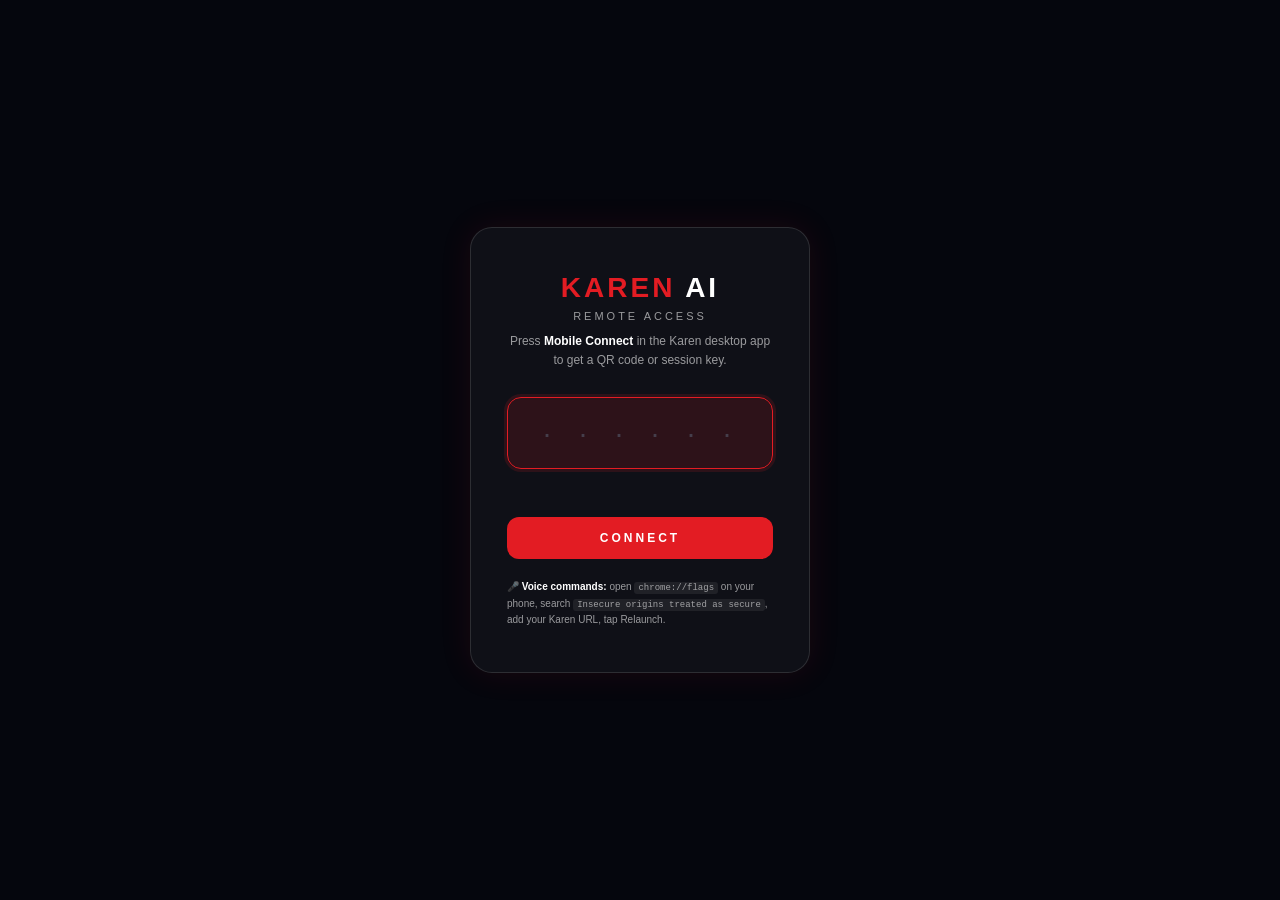
<file: dashboard/static/login.html>
<!DOCTYPE html>
<html lang="en">
<head>
  <meta charset="UTF-8">
  <meta name="viewport" content="width=device-width, initial-scale=1.0, user-scalable=no">
  <title>Karen Remote</title>
  <style>
    *, *::before, *::after { box-sizing: border-box; margin: 0; padding: 0; }
    :root {
      --bg:     #05060D;
      --card:   rgba(255,255,255,0.045);
      --border: rgba(255,255,255,0.12);
      --accent: #E31C23;
      --adim:   rgba(227, 28, 35,0.14);
      --text:   #ffffff;
      --muted:  rgba(255,255,255,0.58);
    }
    html, body {
      height: 100%;
      background: var(--bg);
      color: var(--text);
      font-family: -apple-system, BlinkMacSystemFont, 'Segoe UI', sans-serif;
      display: flex;
      align-items: center;
      justify-content: center;
    }
    .card {
      width: 340px;
      padding: 44px 36px;
      background: var(--card);
      border: 1px solid var(--border);
      border-radius: 22px;
      text-align: center;
      box-shadow: 0 0 32px rgba(227, 28, 35,0.10);
    }
    .logo {
      font-size: 28px;
      font-weight: 700;
      letter-spacing: 3px;
      margin-bottom: 6px;
    }
    .logo em { color: var(--accent); font-style: normal; }
    .sub {
      font-size: 11px;
      color: var(--muted);
      letter-spacing: 3px;
      text-transform: uppercase;
      margin-bottom: 10px;
    }
    .hint {
      font-size: 12px;
      color: var(--muted);
      line-height: 1.55;
      margin-bottom: 28px;
    }
    .key-wrap {
      position: relative;
      margin-bottom: 16px;
    }
    .key-input {
      width: 100%;
      padding: 18px 14px;
      background: rgba(255,255,255,0.05);
      border: 1.5px solid var(--border);
      border-radius: 14px;
      color: var(--text);
      font-size: 30px;
      font-weight: 700;
      font-family: 'Courier New', monospace;
      text-align: center;
      letter-spacing: 10px;
      text-transform: uppercase;
      outline: none;
      transition: border-color 0.15s, background 0.15s, box-shadow 0.15s;
      caret-color: var(--accent);
    }
    .key-input::placeholder {
      color: rgba(94,106,126,0.5);
      letter-spacing: 6px;
      font-size: 20px;
    }
    .key-input:focus {
      border-color: var(--accent);
      background: var(--adim);
      box-shadow: 0 0 0 3px rgba(227, 28, 35,0.14);
    }
    .err {
      font-size: 12px;
      color: #f87171;
      min-height: 18px;
      margin-bottom: 14px;
    }
    .btn {
      width: 100%;
      padding: 14px;
      background: var(--accent);
      color: #fff;
      font-size: 12px;
      font-weight: 700;
      letter-spacing: 3px;
      border: none;
      border-radius: 12px;
      cursor: pointer;
      transition: opacity 0.15s, transform 0.1s;
    }
    .btn:hover  { opacity: 0.88; }
    .btn:active { transform: scale(0.98); }
    @keyframes shake {
      0%,100% { transform: translateX(0); }
      20%,60% { transform: translateX(-7px); }
      40%,80% { transform: translateX(7px); }
    }
    .shake { animation: shake 0.35s ease; }
    .voice-note {
      font-size: 10px;
      color: var(--muted);
      margin-top: 20px;
      line-height: 1.6;
      text-align: left;
    }
    .voice-note code {
      background: rgba(255,255,255,0.07);
      padding: 1px 4px;
      border-radius: 3px;
      font-family: 'Courier New', monospace;
      font-size: 9px;
    }
    #reconnecting {
      display: none;
      color: var(--muted);
      font-size: 12px;
      margin-bottom: 16px;
    }
  </style>
</head>
<body>
  <div class="card" id="card">
    <div class="logo"><em>KAREN</em> AI</div>
    <div class="sub">Remote Access</div>
    <p id="reconnecting">Reconnecting…</p>
    <p class="hint">Press <strong style="color:var(--text)">Mobile Connect</strong> in the Karen desktop app to get a QR code or session key.</p>
    <div class="key-wrap">
      <input class="key-input" id="key" type="text" maxlength="6"
             autocomplete="off" autocorrect="off" spellcheck="false"
             placeholder="· · · · · ·">
    </div>
    <div class="err" id="err"></div>
    <button class="btn" onclick="doLogin()">CONNECT</button>
    <p class="voice-note">
      🎤 <strong style="color:var(--text)">Voice commands:</strong> open
      <code>chrome://flags</code> on your phone, search
      <code>Insecure origins treated as secure</code>, add your Karen URL, tap Relaunch.
    </p>
  </div>

  <script>
    // Try auto-reconnect with stored device token (set on first QR login)
    (async function() {
      const devTok = localStorage.getItem('brahma_device_token');
      if (!devTok) return;
      document.getElementById('reconnecting').style.display = 'block';
      try {
        const r = await fetch('/api/device-login', {
          method: 'POST',
          headers: { 'Content-Type': 'application/json' },
          body: JSON.stringify({ device_token: devTok }),
        });
        const d = await r.json();
        if (d.ok && d.token) {
          sessionStorage.setItem('brahma_key', d.key);
          sessionStorage.setItem('brahma_token', d.token);
          location.replace('/');
          return;
        }
      } catch (_) {}
      // Device token rejected (server restarted) — clear it and show normal form
      localStorage.removeItem('brahma_device_token');
      document.getElementById('reconnecting').style.display = 'none';
    })();

    const inp = document.getElementById('key');
    inp.focus();

    inp.addEventListener('input', () => {
      inp.value = inp.value.toUpperCase().replace(/[^A-Z2-9]/g, '');
      if (inp.value.length === 6) doLogin();
    });
    inp.addEventListener('keydown', e => { if (e.key === 'Enter') doLogin(); });

    async function doLogin() {
      const key = inp.value.trim();
      if (key.length < 6) { shake(); return; }
      let data;
      try {
        const r = await fetch('/login', {
          method: 'POST',
          headers: { 'Content-Type': 'application/json' },
          body: JSON.stringify({ pin: key })
        });
        data = await r.json();
      } catch (e) {
        document.getElementById('err').textContent = 'Connection error';
        shake(); return;
      }
      if (data.ok && data.token) {
        sessionStorage.setItem('brahma_key', key);
        sessionStorage.setItem('brahma_token', data.token);
        location.href = '/';
      } else {
        inp.value = '';
        inp.focus();
        document.getElementById('err').textContent = 'Invalid or expired key';
        shake();
      }
    }

    function shake() {
      const c = document.getElementById('card');
      c.classList.remove('shake');
      void c.offsetWidth;
      c.classList.add('shake');
    }
  </script>
</body>
</html>
</file>
